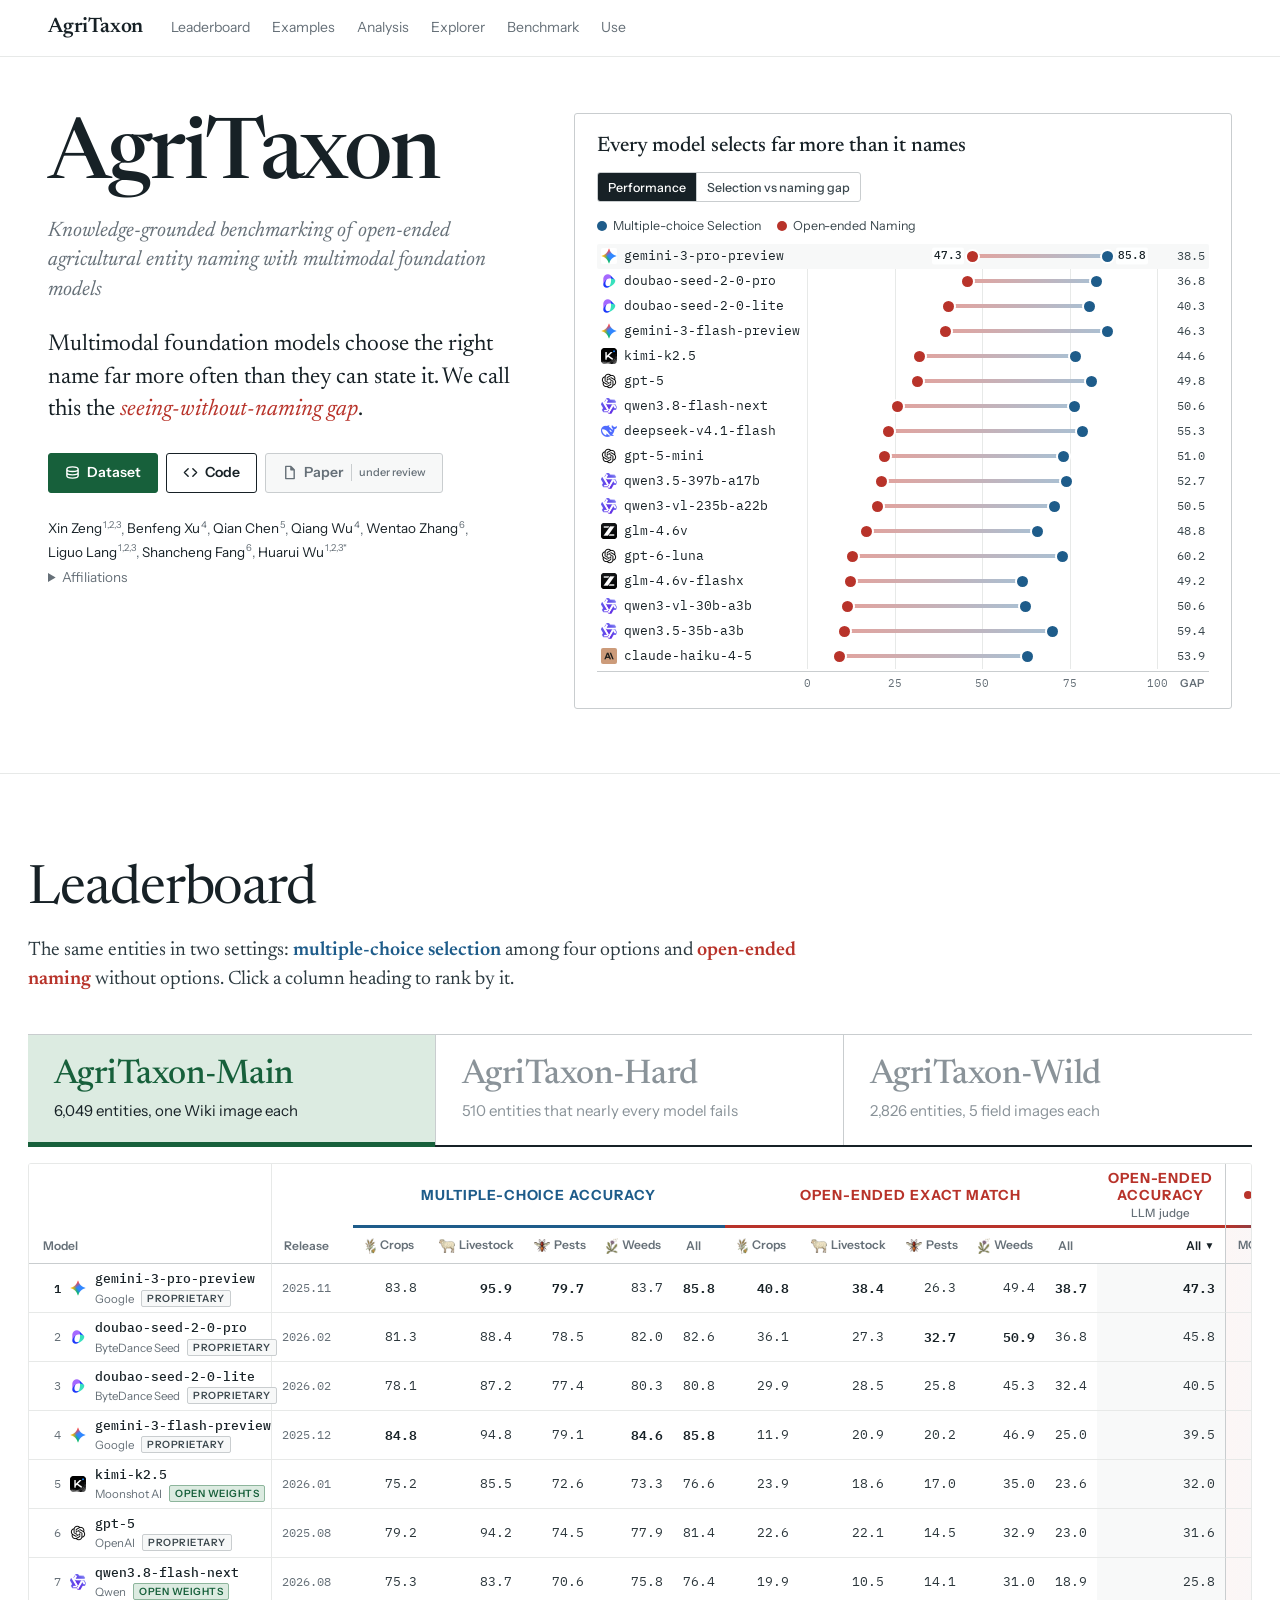
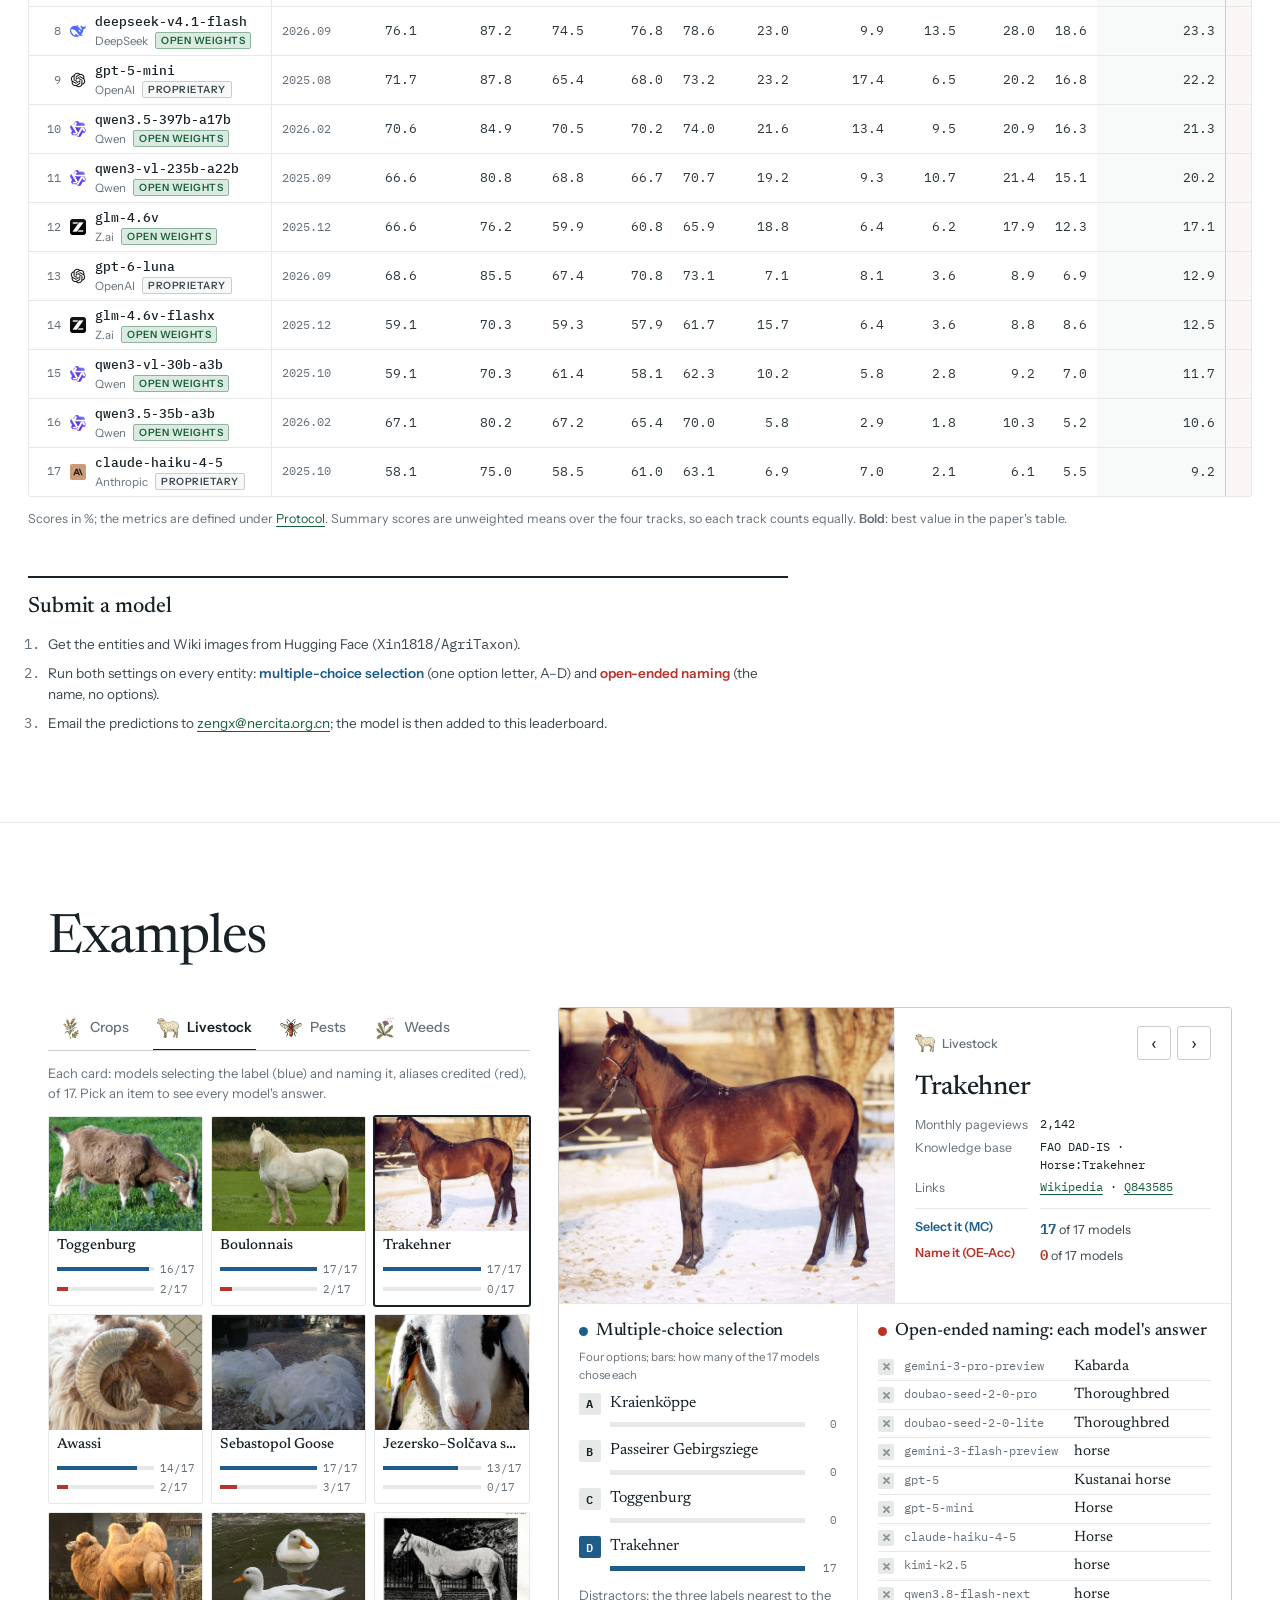
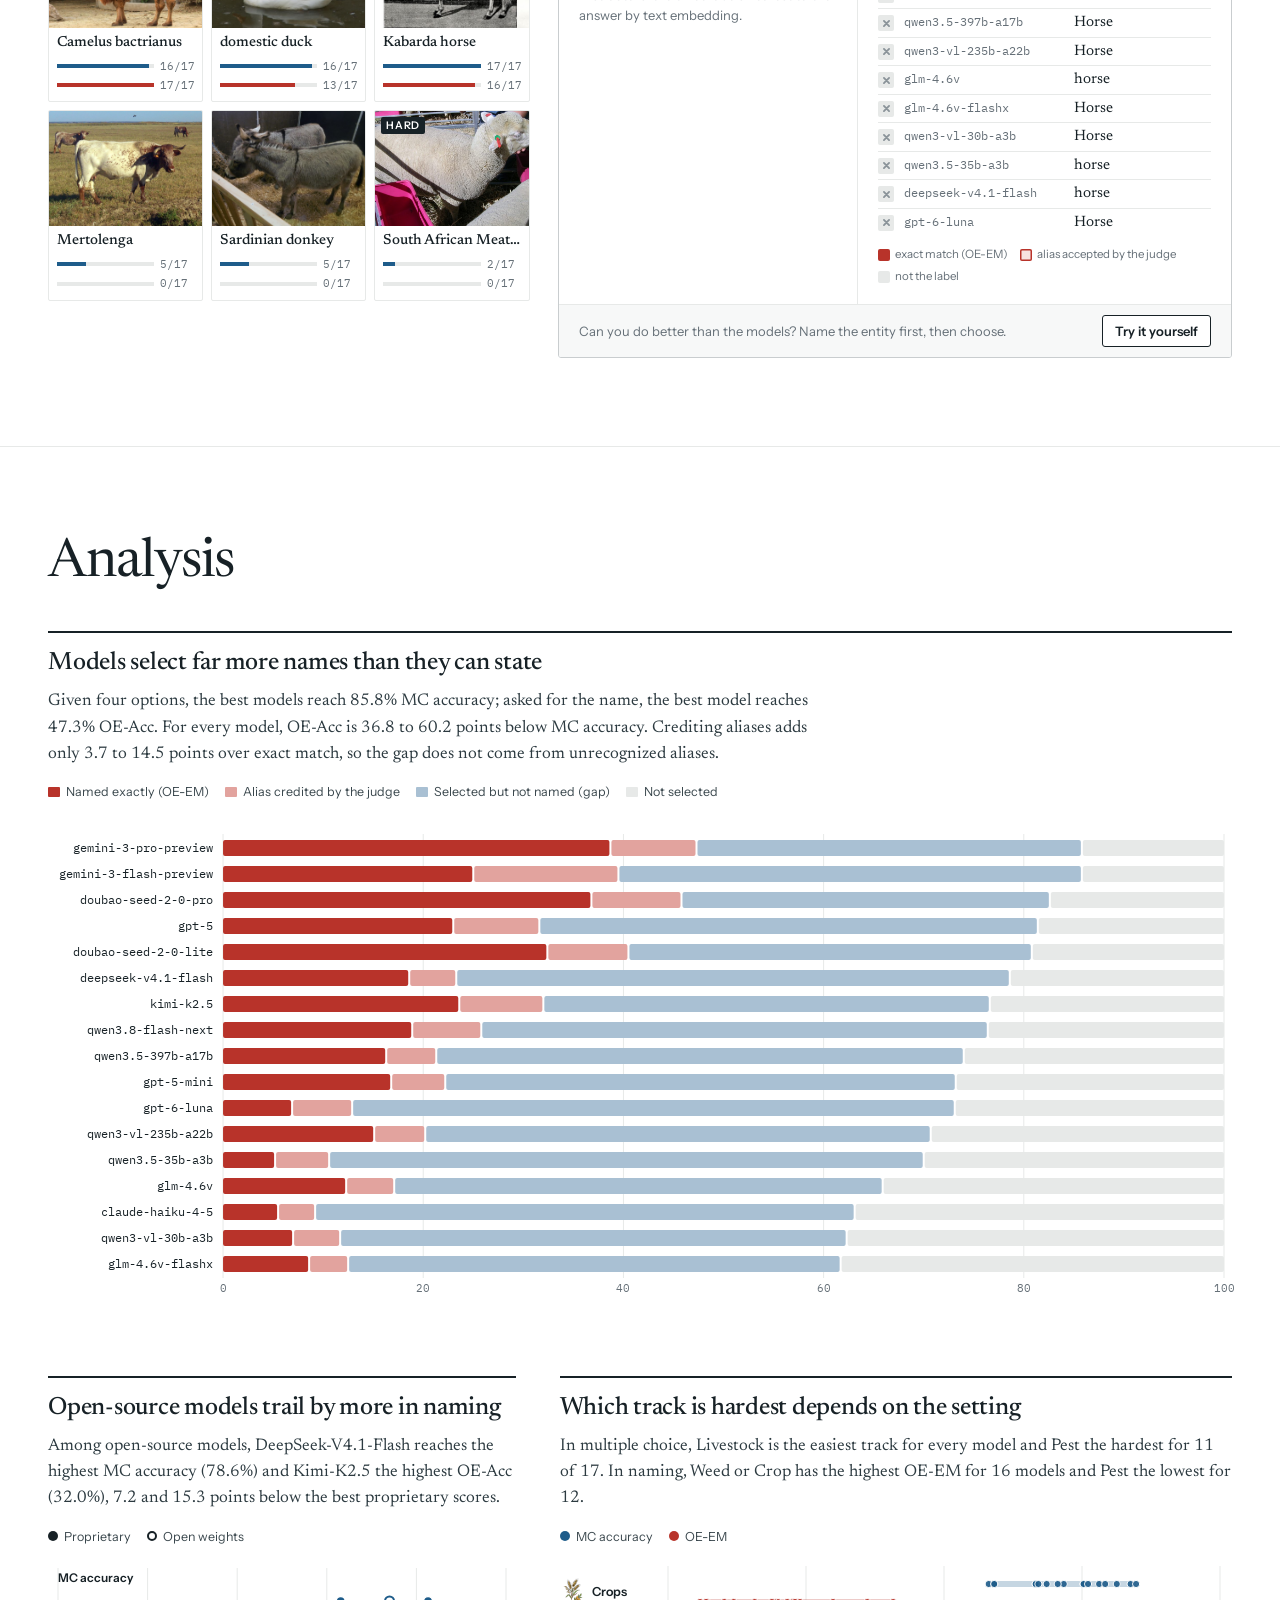
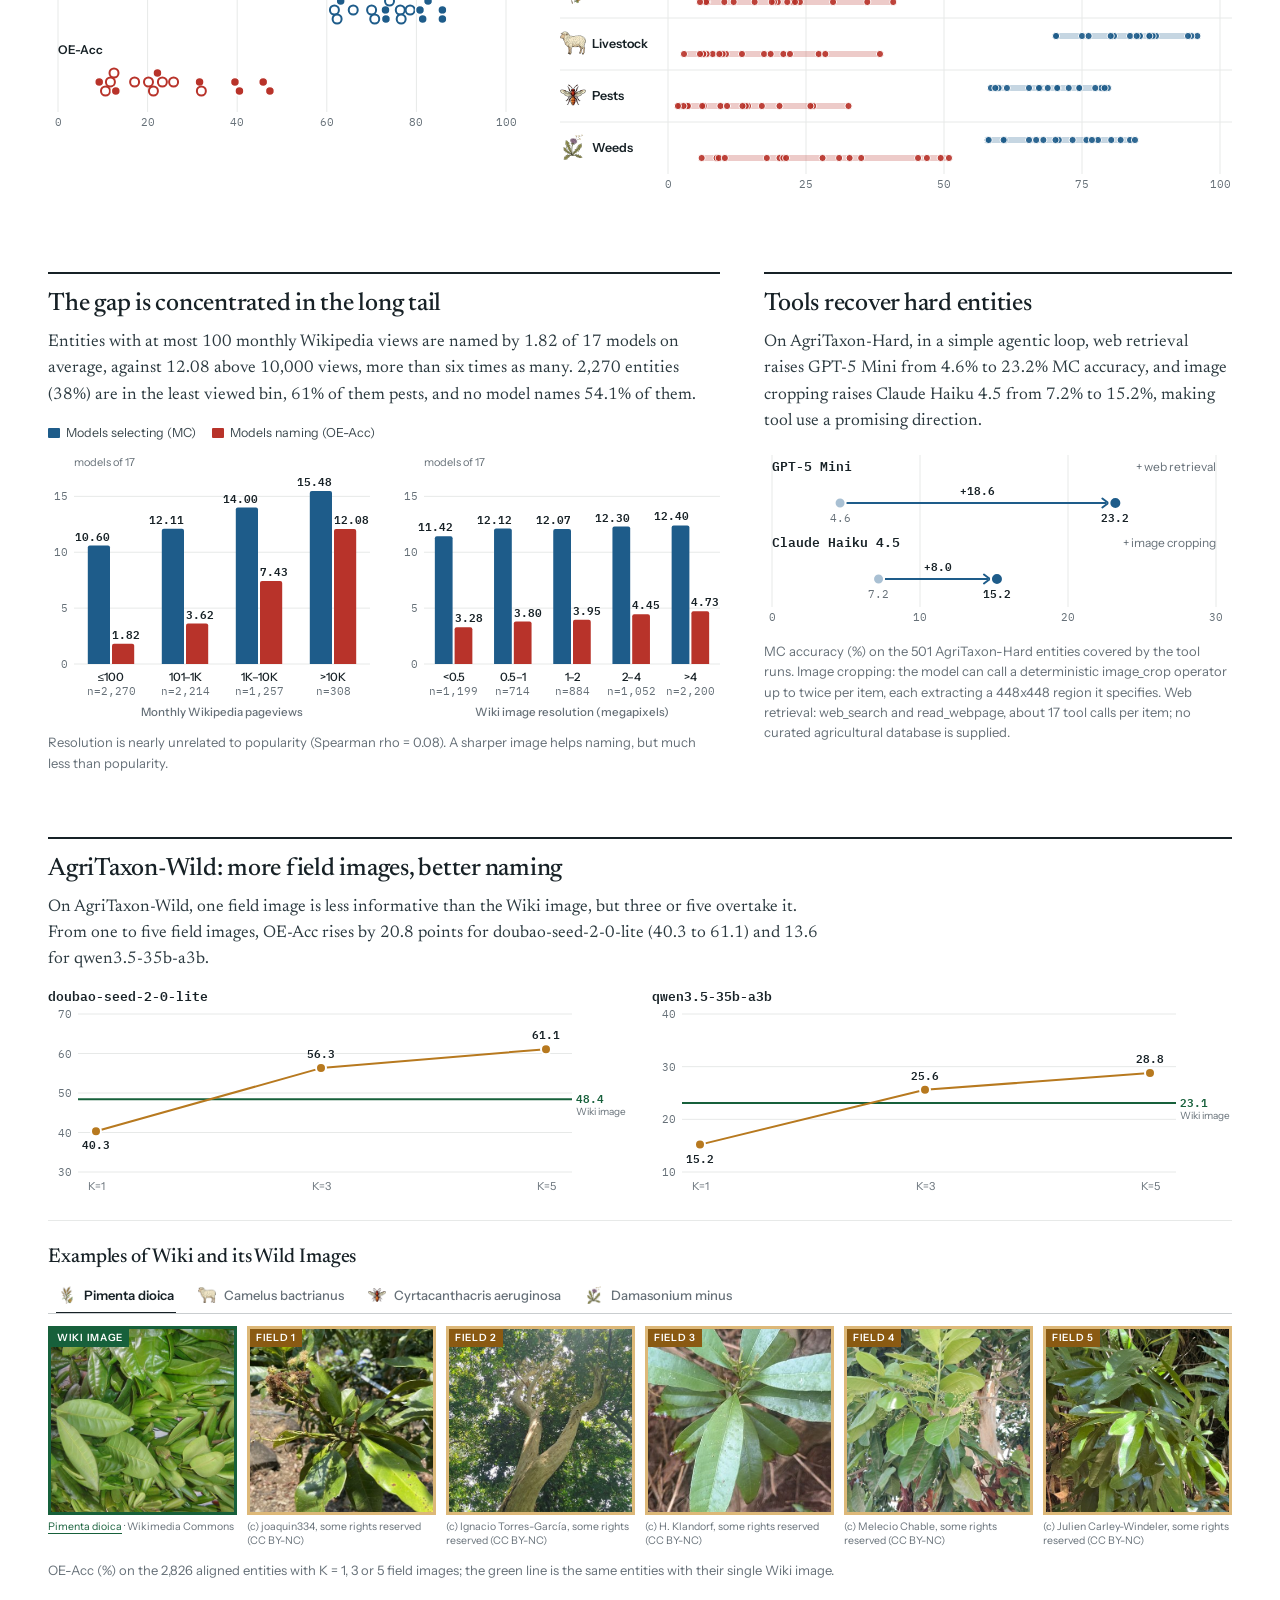
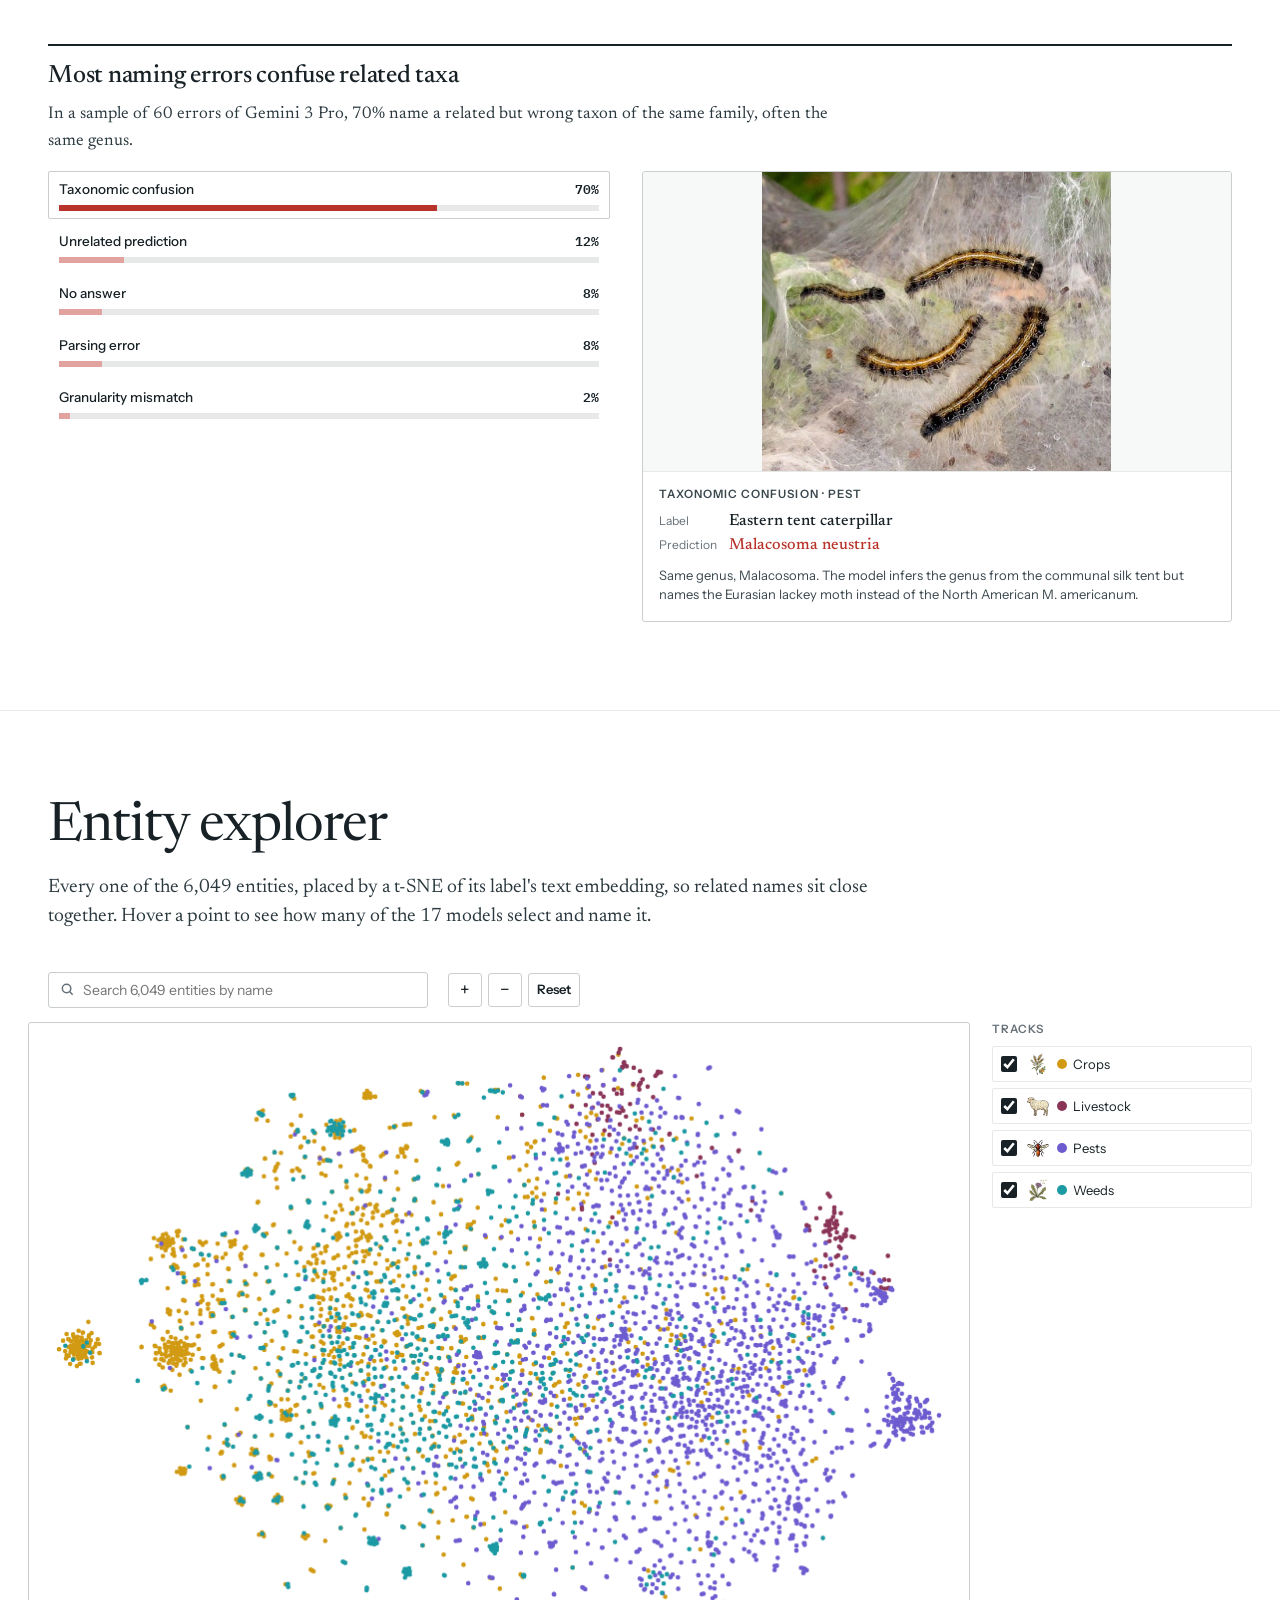
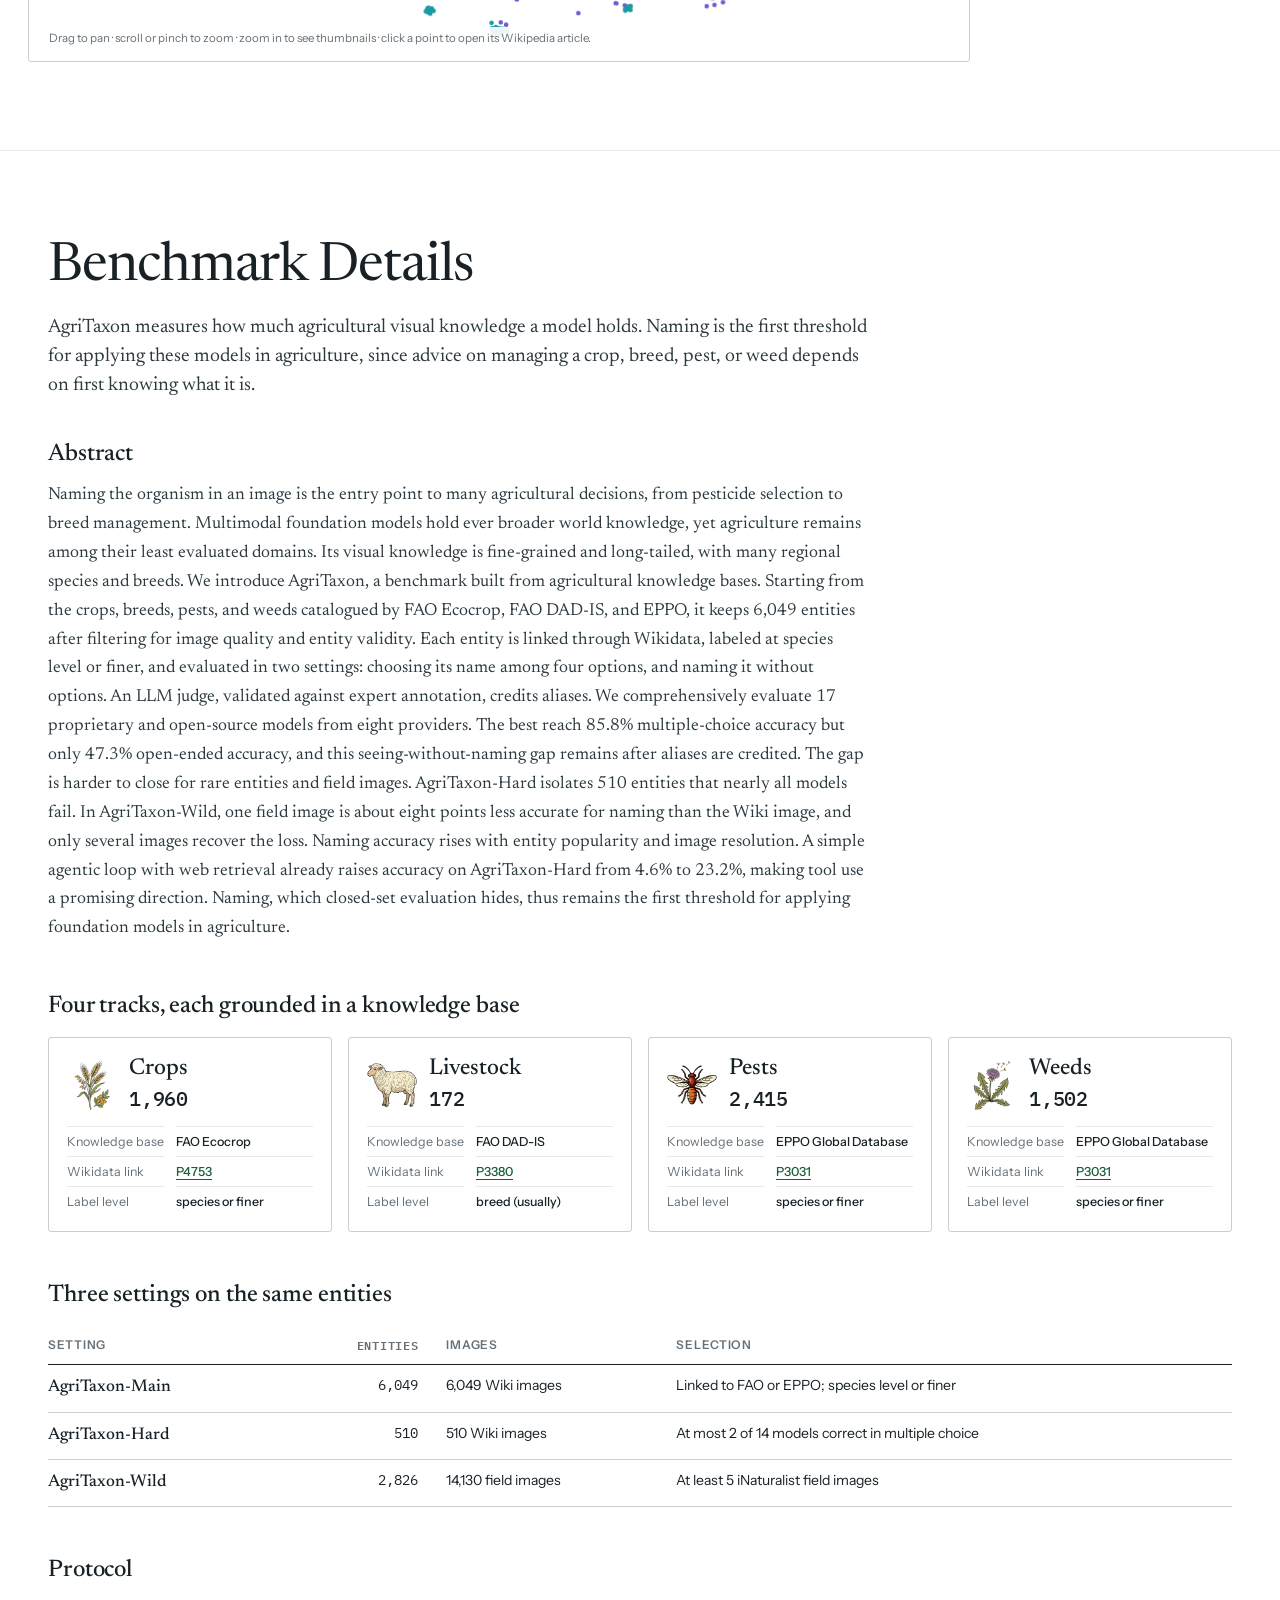
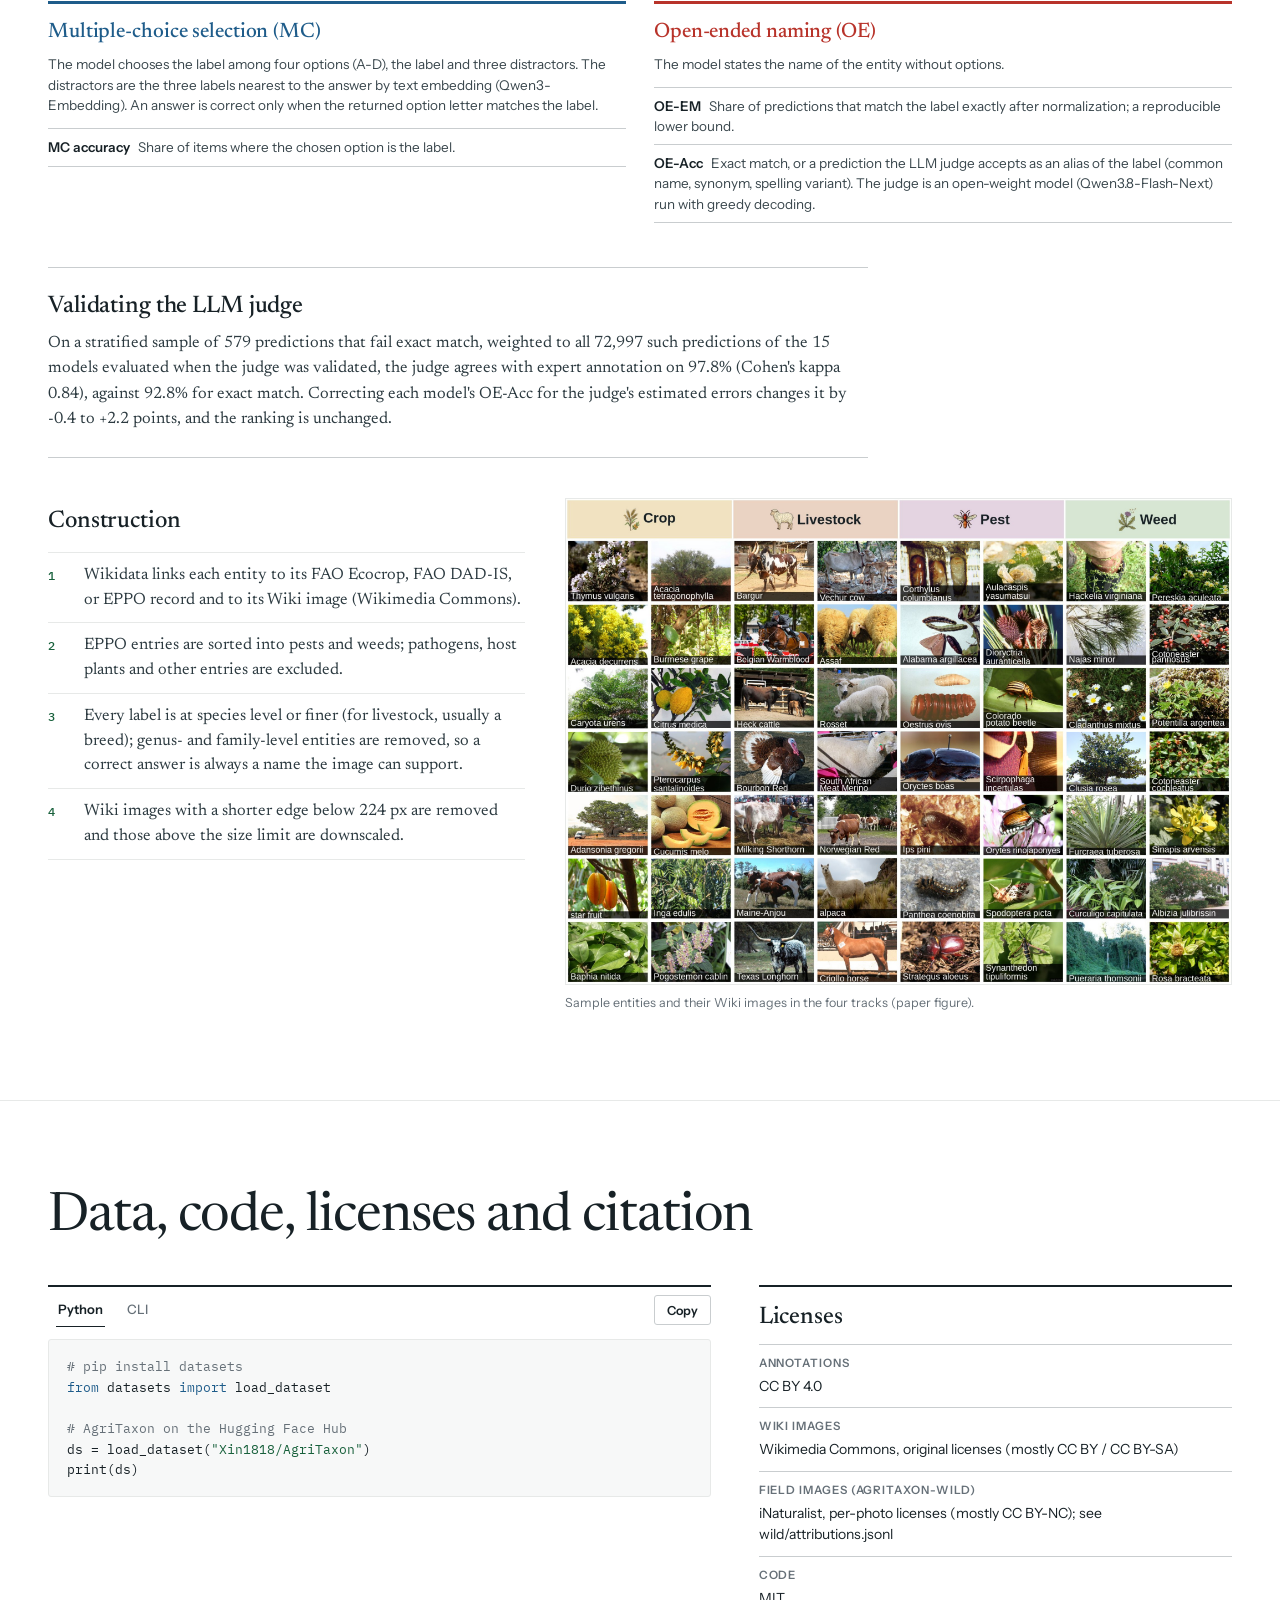
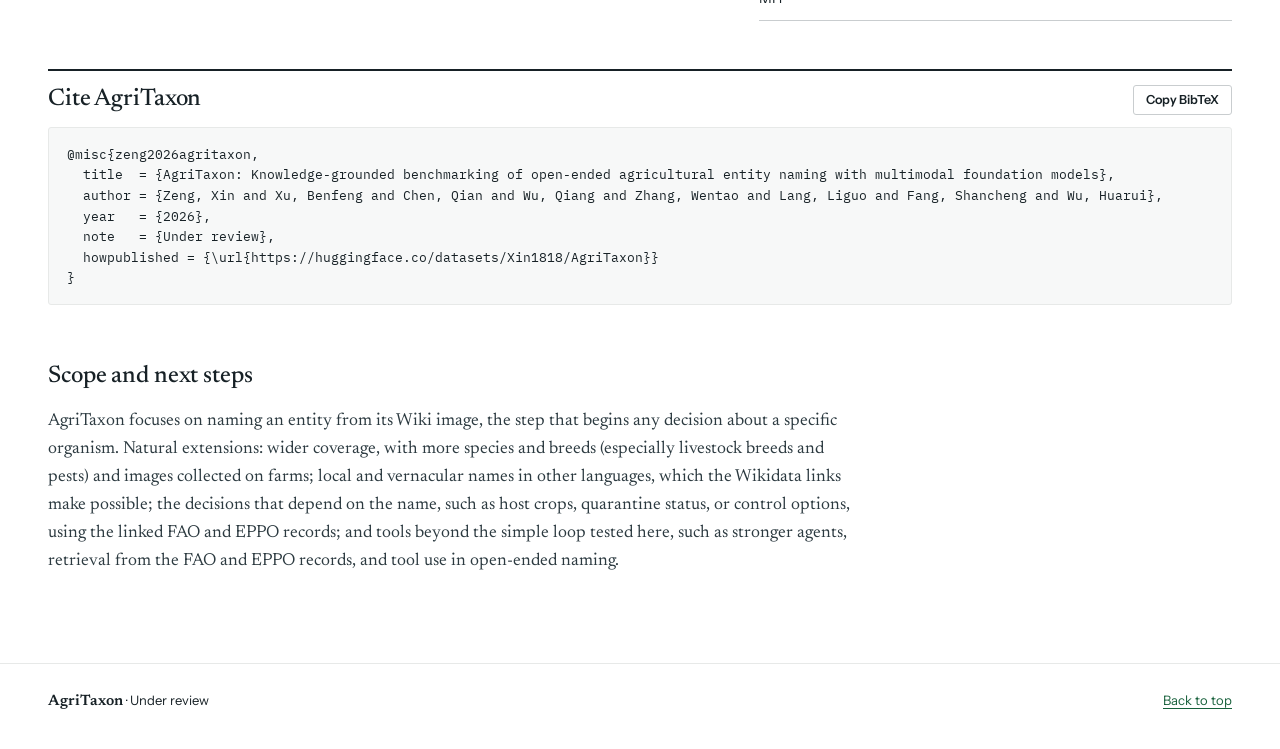
<file: docs/index.html>
<!doctype html>
<html lang="en">
<head>
<meta charset="utf-8">
<meta name="viewport" content="width=device-width, initial-scale=1">
<title>AgriTaxon · Leaderboard and benchmark</title>
<meta name="description" content="AgriTaxon is a knowledge-grounded benchmark of open-ended agricultural entity naming with multimodal foundation models: crops, livestock, pests and weeds, scored by multiple-choice selection and open-ended naming. Leaderboard, findings, and an explorer of every entity.">
<meta name="theme-color" content="#FFFFFF">
<meta property="og:type" content="website">
<meta property="og:title" content="AgriTaxon: open-ended agricultural entity naming with multimodal foundation models">
<meta property="og:description" content="Multimodal foundation models choose the right name far more often than they can state it. Leaderboard, findings and entity explorer of the AgriTaxon benchmark.">
<meta property="og:image" content="shared/img/figures/teaser.jpg">
<meta property="og:image:alt" content="Sample Wiki images of AgriTaxon entities in the four tracks: crops, livestock, pests and weeds.">
<meta name="twitter:card" content="summary_large_image">
<link rel="icon" href="assets/icons/icon_crop.webp" type="image/webp">
<link rel="preconnect" href="https://fonts.googleapis.com">
<link rel="preconnect" href="https://fonts.gstatic.com" crossorigin>
<link rel="stylesheet" href="https://fonts.googleapis.com/css2?family=Newsreader:ital,opsz,wght@0,6..72,300..600;1,6..72,300..600&family=Instrument+Sans:wght@400..600&family=IBM+Plex+Mono:wght@400;500;600&display=swap">
<link rel="stylesheet" href="style.css">
</head>
<body>
<a class="skip" href="#leaderboard">Skip to the leaderboard</a>

<header class="topbar" id="top">
  <div class="topbar-in">
    <a class="brand" href="#top" aria-label="AgriTaxon, back to top">
      <span class="brand-name">AgriTaxon</span>
    </a>
    <nav class="secnav" aria-label="Sections">
      <a href="#leaderboard">Leaderboard</a>
      <a href="#examples">Examples</a>
      <a href="#findings">Analysis</a>
      <a href="#explorer">Explorer</a>
      <a href="#benchmark">Benchmark</a>
      <a href="#use">Use</a>
    </nav>
  </div>
</header>

<main>
<!-- ============ HERO ============ -->
<section class="hero" aria-labelledby="hero-title">
  <div class="wrap hero-grid">
    <div class="hero-copy">
      <h1 id="hero-title"><span data-bind="short_title"></span></h1>
      <p class="subtitle" data-bind="subtitle"></p>
      <p class="thesis" id="thesis"></p>
      <div class="cta-row" role="group" aria-label="Links">
        <a class="btn btn-primary" data-link="dataset" href="#" target="_blank" rel="noopener"><svg aria-hidden="true" viewBox="0 0 16 16"><path d="M2 4.5C2 3.1 4.7 2 8 2s6 1.1 6 2.5v7C14 12.9 11.3 14 8 14s-6-1.1-6-2.5v-7Z M2 4.5C2 5.9 4.7 7 8 7s6-1.1 6-2.5 M2 8c0 1.4 2.7 2.5 6 2.5S14 9.4 14 8"/></svg>Dataset</a>
        <a class="btn" data-link="code" href="#" target="_blank" rel="noopener"><svg aria-hidden="true" viewBox="0 0 16 16"><path d="M5.5 4 1.5 8l4 4M10.5 4l4 4-4 4"/></svg>Code</a>
        <span class="btn btn-disabled" id="paper-btn" aria-disabled="true" title="The paper is under review; the PDF link will be added here."><svg aria-hidden="true" viewBox="0 0 16 16"><path d="M4 1.5h5.5L13 5v9.5H4z M9.5 1.5V5H13"/></svg>Paper<span class="btn-note">under review</span></span>
      </div>
      <div class="authors" id="authors"></div>
      <noscript><p class="noscript">The leaderboard, charts and explorer on this page are drawn from the released data files with JavaScript. Please enable JavaScript, or see the dataset on Hugging Face.</p></noscript>
    </div>

    <figure class="card hero-chart" aria-labelledby="db-title">
      <div class="card-head">
        <h2 class="card-title" id="db-title">Every model selects far more than it names</h2>
        <div class="seg seg-sm" role="radiogroup" aria-label="Order models by" id="db-sort">
          <button type="button" role="radio" data-sort="oe_acc" aria-checked="true">Performance</button>
          <button type="button" role="radio" data-sort="gap" aria-checked="false">Selection vs naming gap</button>
        </div>
      </div>
      <div class="legend" aria-hidden="true">
        <span class="lg"><i class="dot dot-mc"></i>Multiple-choice Selection</span>
        <span class="lg"><i class="dot dot-oe"></i>Open-ended Naming</span>
      </div>
      <div class="db" id="db"></div>
    </figure>
  </div>
</section>

<!-- ============ LEADERBOARD ============ -->
<section class="sec" id="leaderboard" aria-labelledby="lb-title">
  <div class="wrap lbwrap">
    <div class="sec-head">
      <h2 id="lb-title">Leaderboard</h2>
      <p class="sec-lede">The same entities in two settings: <b class="t-mc">multiple-choice selection</b> among four options and <b class="t-oe">open-ended naming</b> without options. Click a column heading to rank by it.</p>
    </div>

    <div class="lb-toolbar">
      <div class="settabs" role="tablist" aria-label="Setting" id="lb-tabs">
        <button type="button" role="tab" id="tab-main" aria-controls="lb-panel" aria-selected="true" data-setting="main"><span class="st-name">AgriTaxon-Main</span><span class="st-desc" data-desc="main"></span></button>
        <button type="button" role="tab" id="tab-hard" aria-controls="lb-panel" aria-selected="false" tabindex="-1" data-setting="hard"><span class="st-name">AgriTaxon-Hard</span><span class="st-desc" data-desc="hard"></span></button>
        <button type="button" role="tab" id="tab-wild" aria-controls="lb-panel" aria-selected="false" tabindex="-1" data-setting="wild"><span class="st-name">AgriTaxon-Wild</span><span class="st-desc" data-desc="wild"></span></button>
      </div>
    </div>

    <div class="lb-panel" id="lb-panel" role="tabpanel" aria-labelledby="tab-main" tabindex="0">
      <p class="lb-context" id="lb-context"></p>
      <div class="table-scroll" id="lb-scroll">
        <table class="lb" id="lb-table"></table>
      </div>
      <div class="lb-notes" id="lb-notes"></div>
    </div>

    <div class="lb-below">
      <div class="card submit" id="submit">
        <h3>Submit a model</h3>
        <ol class="steps" id="submit-steps"></ol>
      </div>
    </div>
  </div>
</section>

<!-- ============ ITEMS ============ -->
<section class="sec sec-alt" id="examples" aria-labelledby="items-title">
  <div class="wrap">
    <div class="sec-head">
      <h2 id="items-title">Examples</h2>
    </div>
    <div class="insp" id="insp">
      <div class="insp-side">
        <div class="tabs tabs-icons" role="tablist" aria-label="Track" id="insp-tracks"></div>
        <p class="insp-hint muted small" id="insp-hint"></p>
        <ul class="insp-grid" id="insp-grid" aria-label="Items"></ul>
      </div>
      <div class="insp-main card" id="insp-main" aria-live="polite"></div>
    </div>
  </div>
</section>

<!-- ============ FINDINGS ============ -->
<section class="sec" id="findings" aria-labelledby="find-title">
  <div class="wrap">
    <div class="sec-head">
      <h2 id="find-title">Analysis</h2>
    </div>
    <div class="fgrid" id="fgrid"></div>
  </div>
</section>

<!-- ============ EXPLORER ============ -->
<section class="sec" id="explorer" aria-labelledby="ex-title">
  <div class="wrap">
    <div class="sec-head">
      <h2 id="ex-title">Entity explorer</h2>
      <p class="sec-lede" id="ex-lede"></p>
    </div>
  </div>
  <div class="ex" id="ex">
    <div class="ex-bar wrap">
      <div class="ex-search" role="search">
        <label for="ex-q" class="sr-only">Search entities by name</label>
        <input id="ex-q" type="search" placeholder="Search entities by name" autocomplete="off" spellcheck="false" role="combobox" aria-expanded="false" aria-controls="ex-sugg" aria-autocomplete="list" disabled>
        <ul id="ex-sugg" role="listbox" aria-label="Matching entities" hidden></ul>
      </div>
      <div class="ex-zoom" role="group" aria-label="Zoom">
        <button type="button" class="icon-btn" id="ex-zin" aria-label="Zoom in">+</button>
        <button type="button" class="icon-btn" id="ex-zout" aria-label="Zoom out">−</button>
        <button type="button" class="icon-btn icon-btn-txt" id="ex-reset">Reset</button>
      </div>
    </div>
    <div class="ex-stage wrap-wide">
      <div class="ex-canvas-wrap" id="ex-wrap">
        <canvas id="ex-canvas" tabindex="0" aria-label="Map of all AgriTaxon entities. Use arrow keys to pan, plus and minus to zoom, and the search box to find an entity." aria-describedby="ex-help"></canvas>
        <div class="ex-load" id="ex-load">
          <p id="ex-load-msg">The explorer loads every entity with a thumbnail when you reach it.</p>
          <button type="button" class="btn btn-primary" id="ex-load-btn">Load the explorer</button>
          <div class="ex-prog" aria-hidden="true"><i id="ex-prog-bar"></i></div>
        </div>
        <div class="ex-tip" id="ex-tip" hidden></div>
        <p class="ex-help" id="ex-help">Drag to pan · scroll or pinch to zoom · zoom in to see thumbnails · click a point to open its Wikipedia article.</p>
      </div>
      <aside class="ex-side" aria-label="Legend and filters">
        <div id="ex-legend"></div>
      </aside>
    </div>
  </div>
</section>

<!-- ============ BENCHMARK ============ -->
<section class="sec sec-alt" id="benchmark" aria-labelledby="bm-title">
  <div class="wrap">
    <div class="sec-head">
      <h2 id="bm-title">Benchmark Details</h2>
      <p class="sec-lede" id="bm-lede"></p>
    </div>
    <div class="abs">
      <h3>Abstract</h3>
      <p id="abstract"></p>
    </div>

    <h3 class="sub-h">Four tracks, each grounded in a knowledge base</h3>
    <div class="tracks" id="tracks"></div>

    <h3 class="sub-h">Three settings on the same entities</h3>
    <div class="settings" id="settings"></div>

    <h3 class="sub-h" id="protocol">Protocol</h3>
    <div class="proto" id="proto"></div>

    <div class="judge" id="judge">
      <h3>Validating the LLM judge</h3>
      <p id="judge-text"></p>
    </div>

    <div class="build-grid">
      <div>
        <h3 class="sub-h">Construction</h3>
        <ol class="construct" id="construct"></ol>
      </div>
      <figure class="teaser">
        <img data-src="shared/img/figures/teaser.jpg" alt="Grid of sample Wiki images from AgriTaxon, eight per track: crops, livestock, pests and weeds, each labelled with its entity name." loading="lazy" decoding="async" width="2400" height="1749">
        <figcaption>Sample entities and their Wiki images in the four tracks (paper figure).</figcaption>
      </figure>
    </div>
  </div>
</section>

<!-- ============ USE ============ -->
<section class="sec" id="use" aria-labelledby="use-title">
  <div class="wrap">
    <div class="sec-head">
      <h2 id="use-title">Data, code, licenses and citation</h2>
    </div>
    <div class="use-grid">
      <div class="card code-card">
        <div class="code-head">
          <div class="tabs tabs-sm" role="tablist" aria-label="Loading snippet" id="code-tabs">
            <button type="button" role="tab" aria-selected="true" aria-controls="code-pre" data-code="py" id="code-tab-py">Python</button>
            <button type="button" role="tab" aria-selected="false" aria-controls="code-pre" data-code="cli" tabindex="-1" id="code-tab-cli">CLI</button>
          </div>
          <button type="button" class="copy" data-copy="code-pre">Copy</button>
        </div>
        <pre id="code-pre" role="tabpanel" aria-labelledby="code-tab-py" tabindex="0"><code id="code-body"></code></pre>
      </div>
      <div class="card lic">
        <h3>Licenses</h3>
        <dl id="licenses"></dl>
      </div>
    </div>

    <div class="cite card" id="cite">
      <div class="code-head">
        <h3>Cite AgriTaxon</h3>
        <button type="button" class="copy" data-copy="bibtex">Copy BibTeX</button>
      </div>
      <pre id="bibtex" tabindex="0"></pre>
    </div>

    <div class="scope">
      <h3 class="sub-h">Scope and next steps</h3>
      <p id="limitations"></p>
    </div>
  </div>
</section>
</main>

<footer class="foot">
  <div class="wrap foot-in">
    <span><b>AgriTaxon</b> · <span data-bind="status"></span></span>
    <a href="#top">Back to top</a>
  </div>
</footer>

<div class="tip" id="tip" role="tooltip" hidden></div>

<script src="app.js" defer></script>
<script src="explorer.js" defer></script>
</body>
</html>
</file>
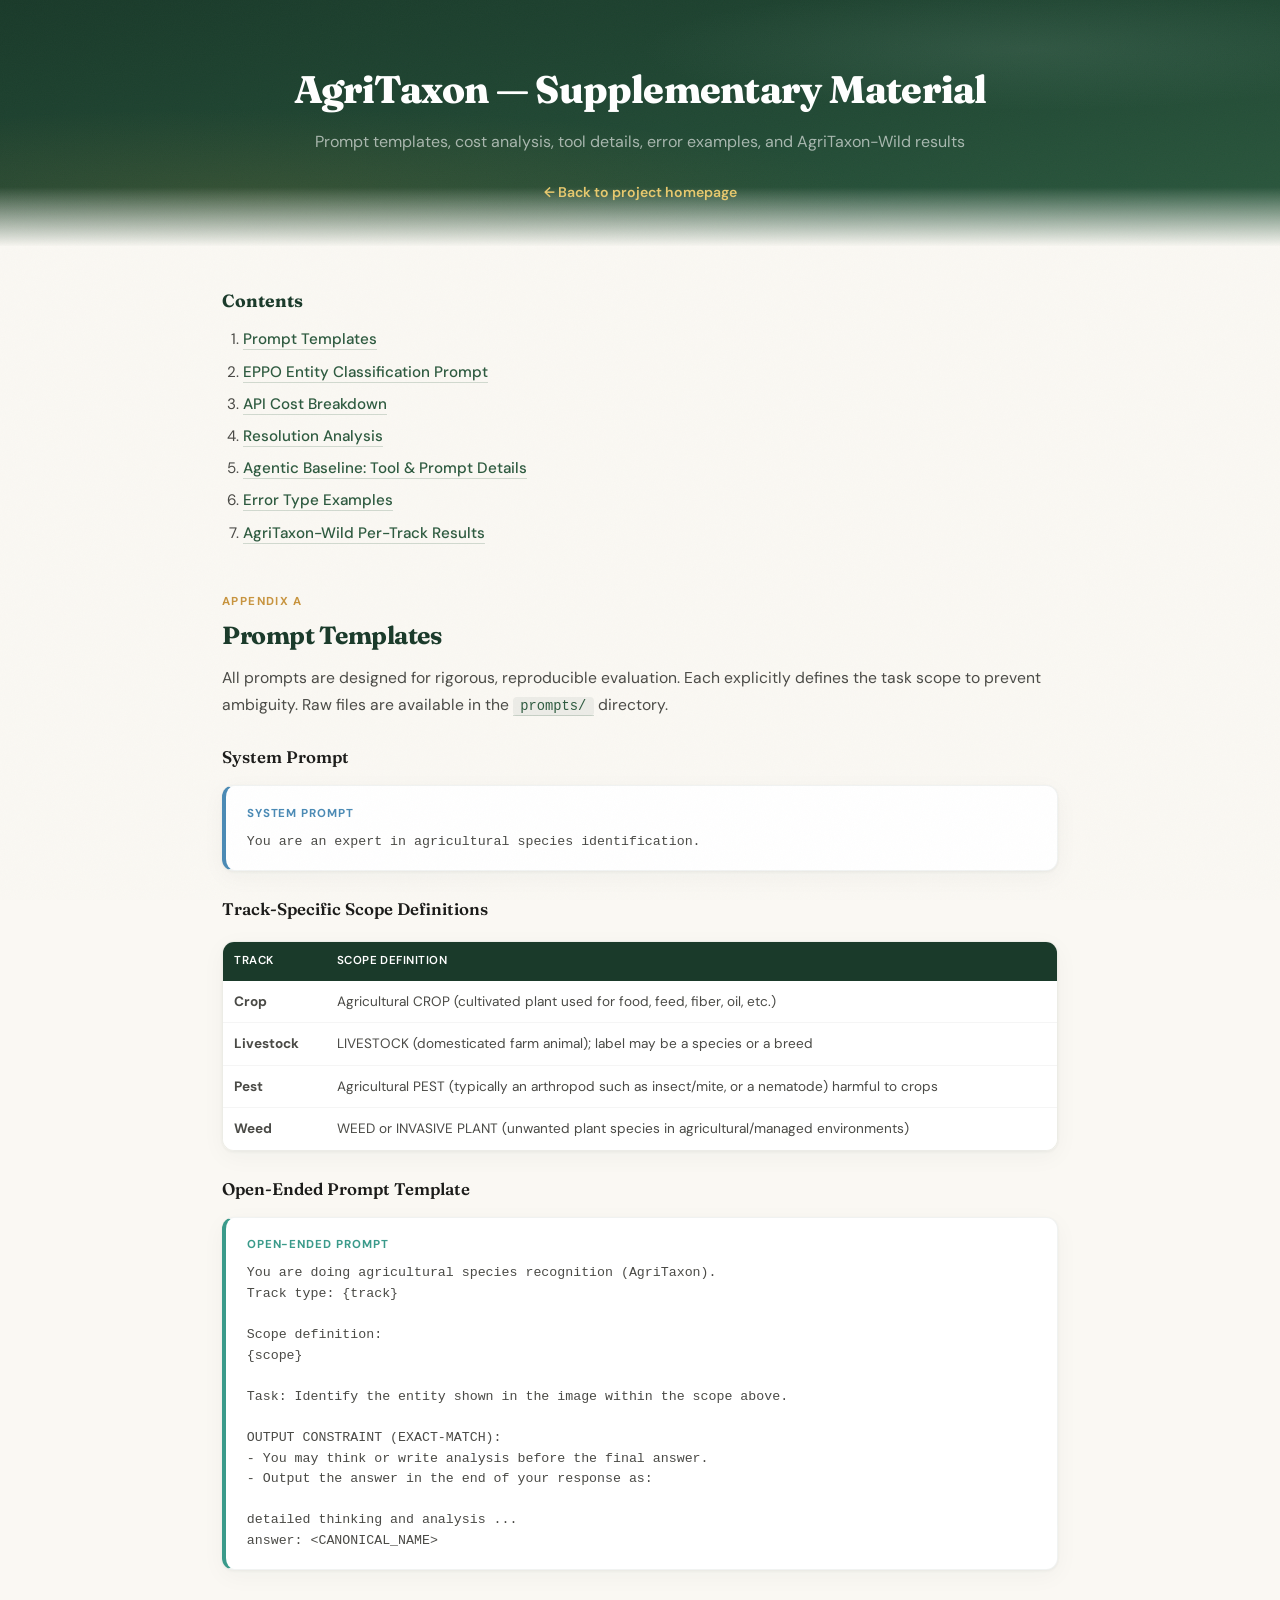
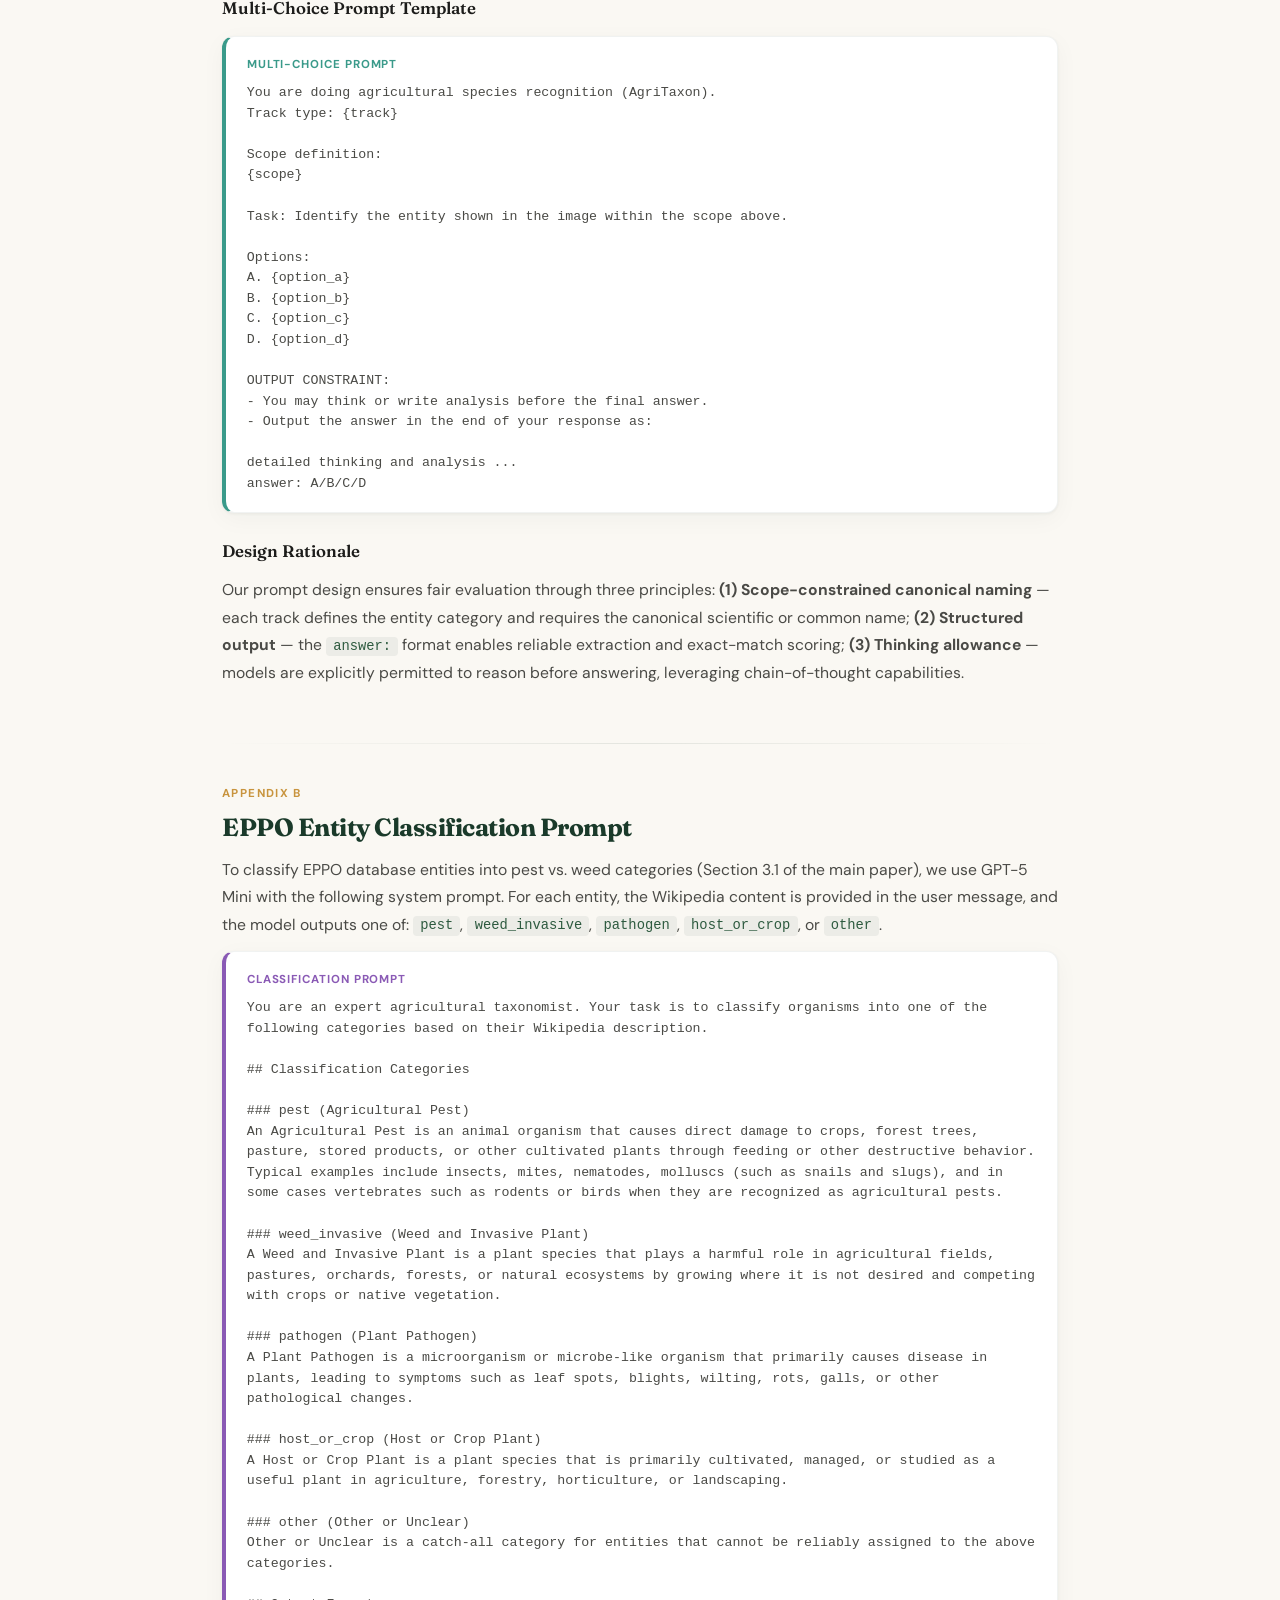
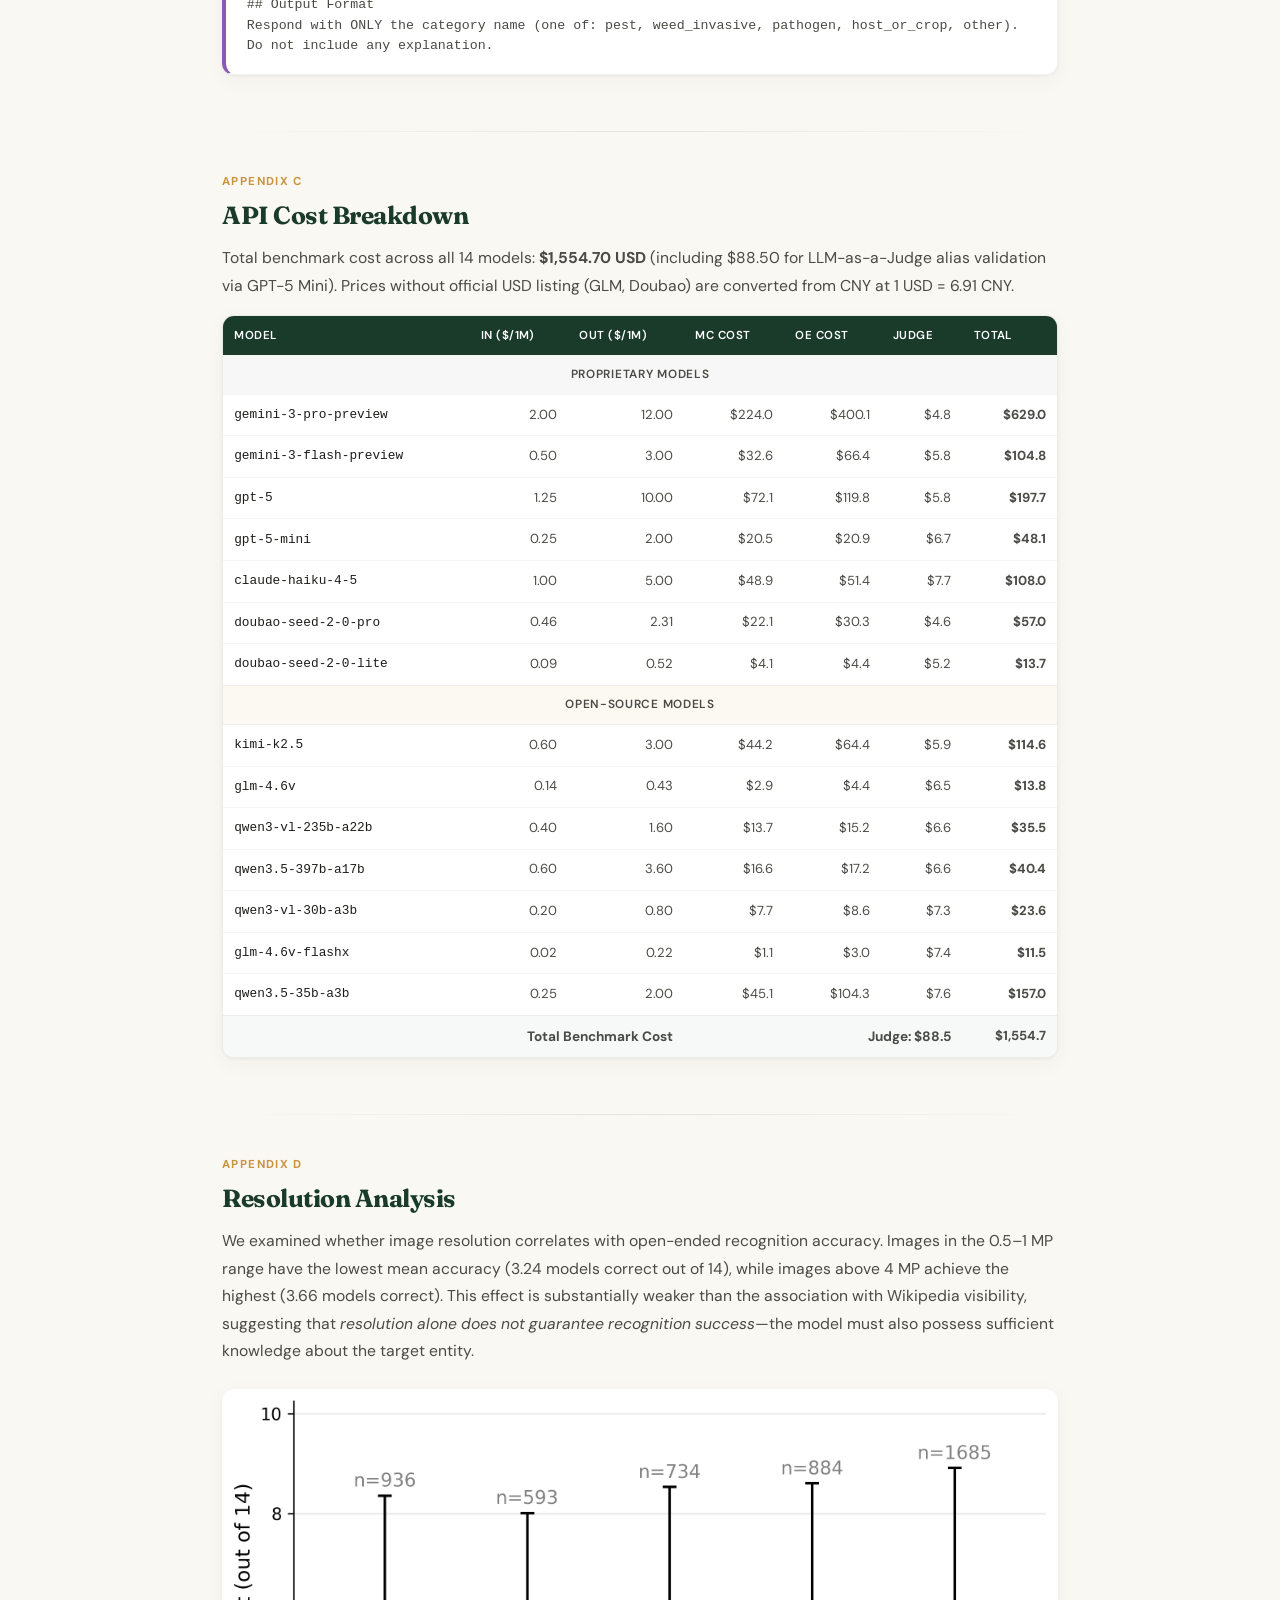
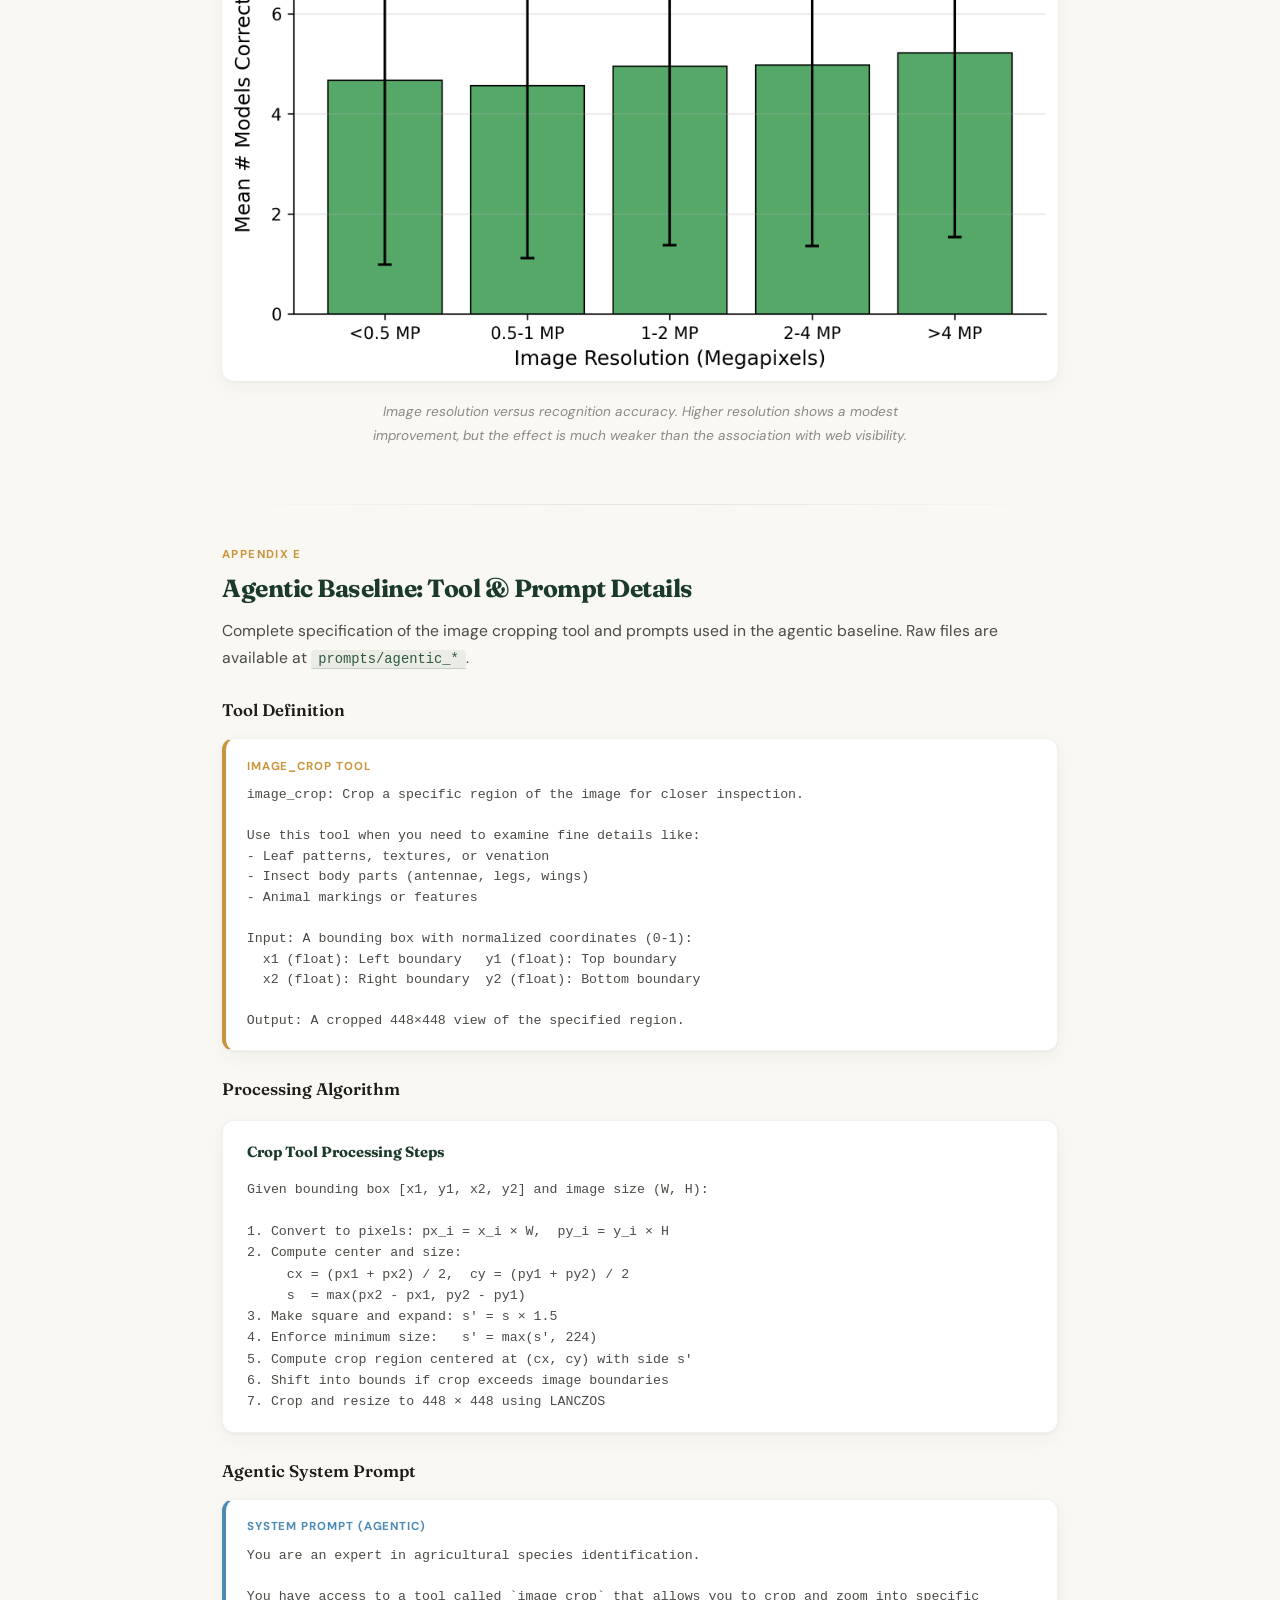
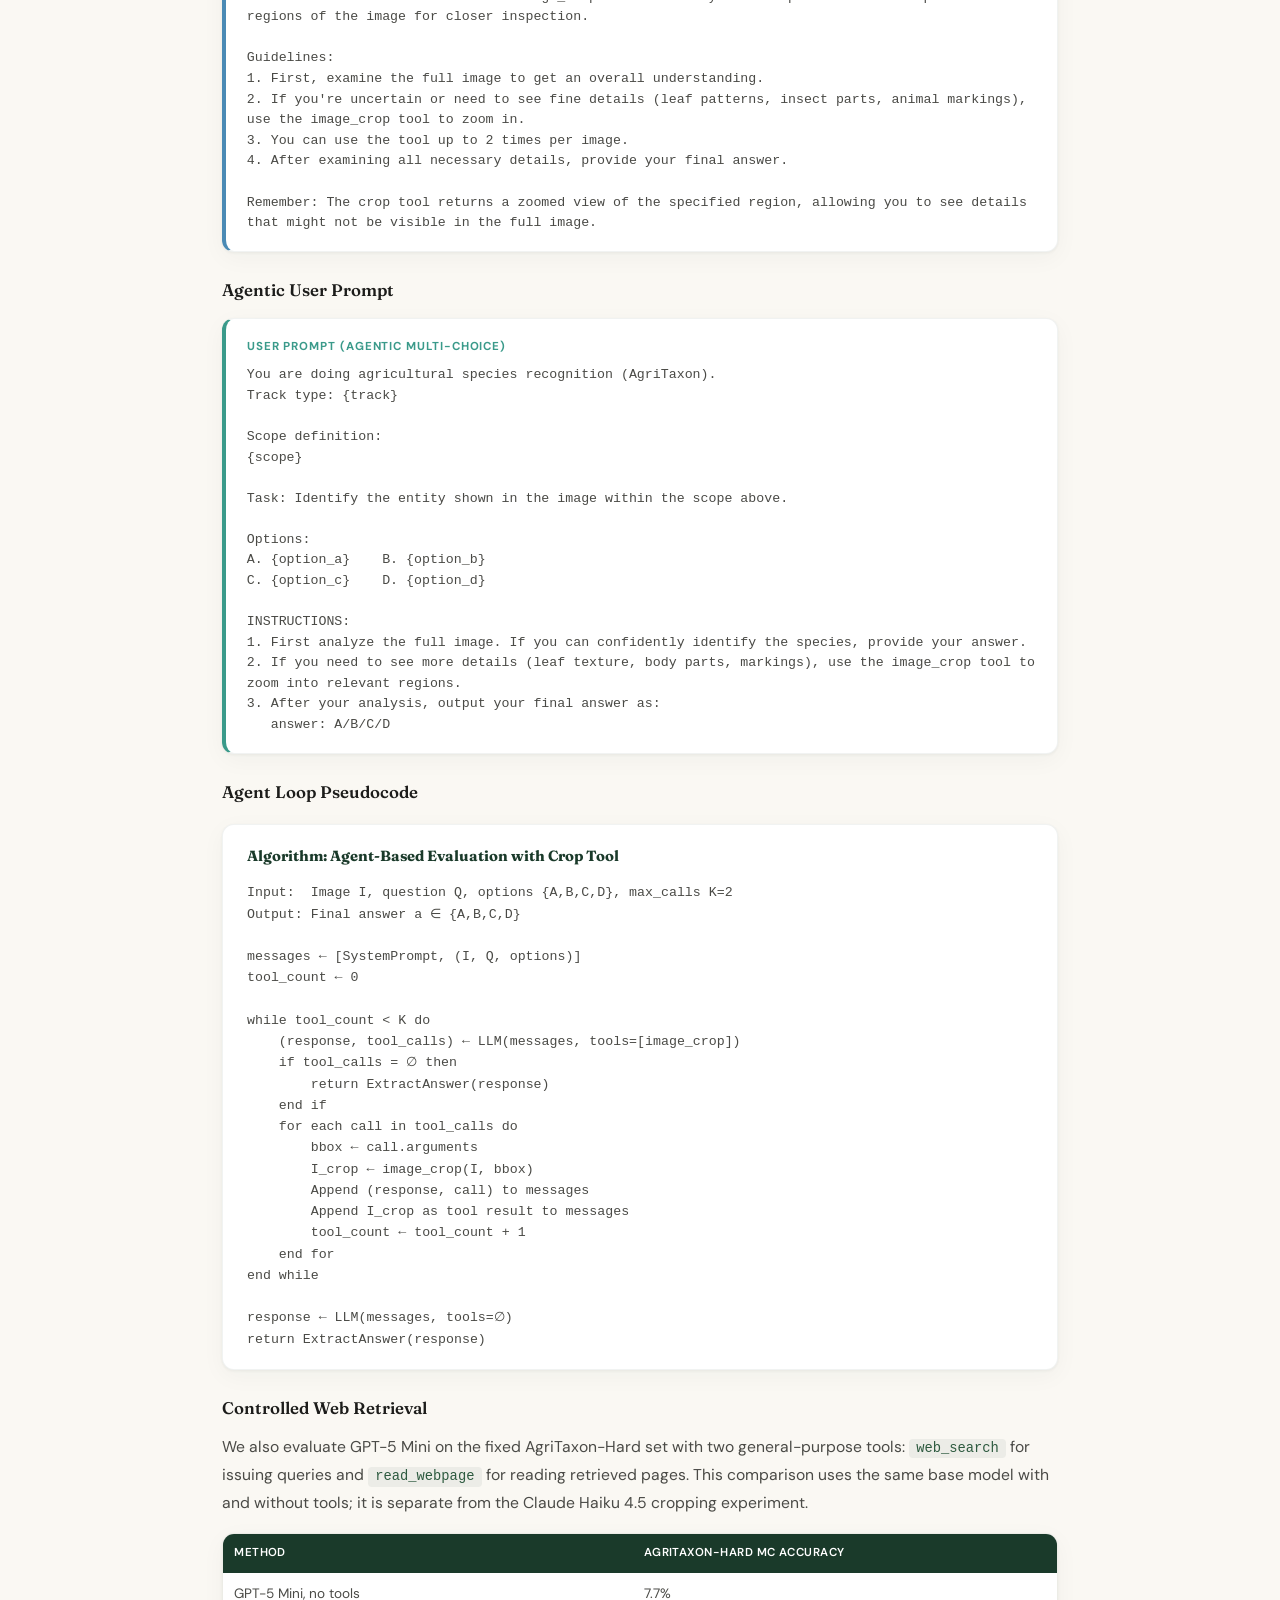
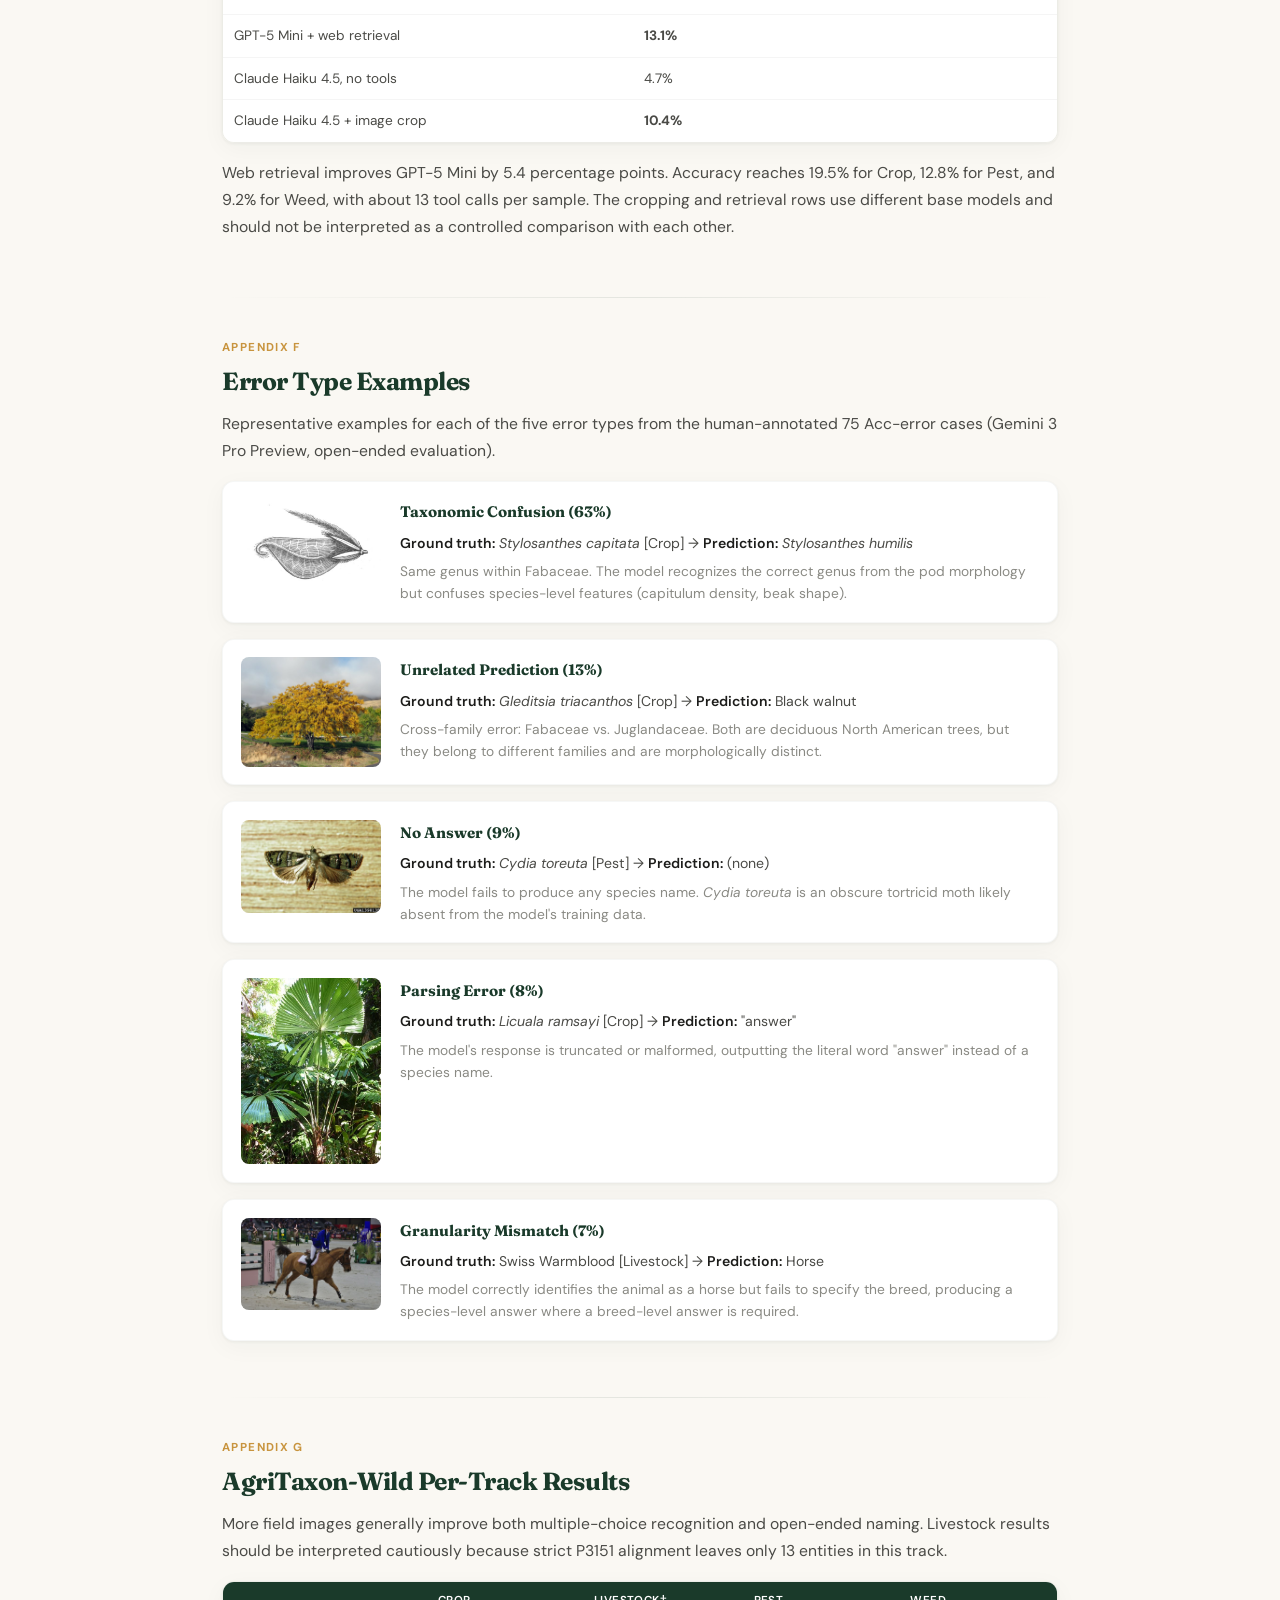
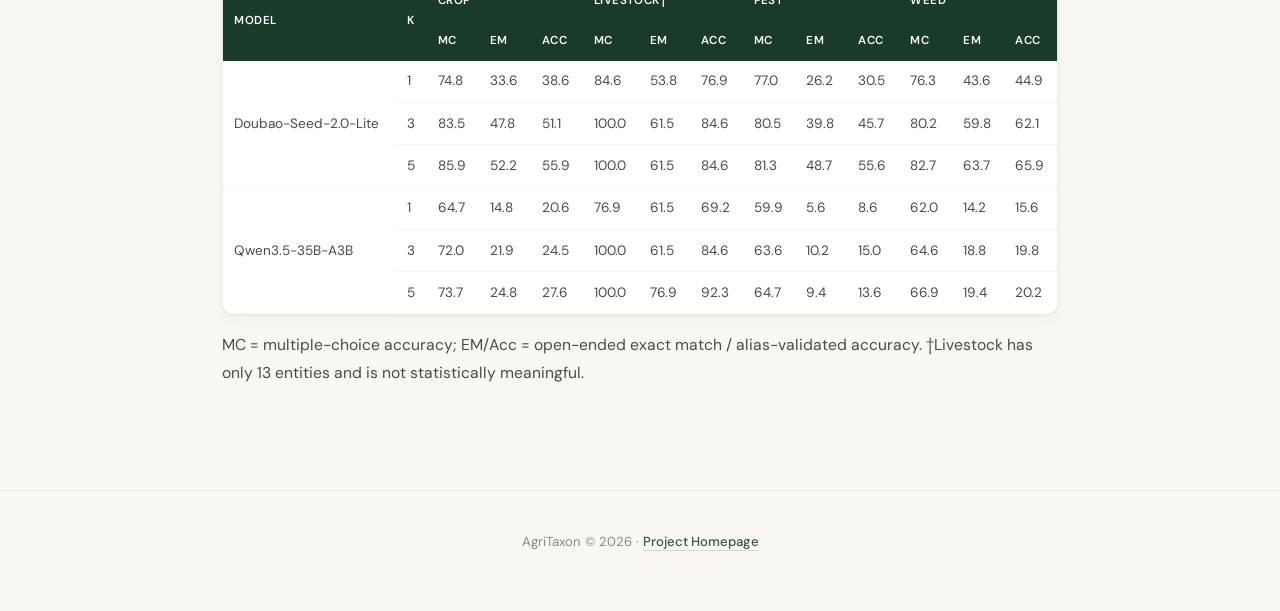
<file: docs/supplementary.html>
<!DOCTYPE html>
<html lang="en">
<head>
  <meta charset="UTF-8">
  <meta name="viewport" content="width=device-width, initial-scale=1.0">
  <title>AgriTaxon – Supplementary Material</title>
  <link rel="preconnect" href="https://fonts.googleapis.com">
  <link rel="preconnect" href="https://fonts.gstatic.com" crossorigin>
  <link href="https://fonts.googleapis.com/css2?family=Fraunces:ital,opsz,wght@0,9..144,300;0,9..144,400;0,9..144,600;0,9..144,700;0,9..144,800;1,9..144,400&family=DM+Sans:ital,wght@0,400;0,500;0,600;0,700;1,400&display=swap" rel="stylesheet">
  <style>
    :root {
      --forest: #1a3a2a;
      --forest-mid: #2d5a3f;
      --sage: #5a7a6a;
      --sage-light: #8aaa9a;
      --amber: #c8943e;
      --amber-light: #e8c96e;
      --cream: #faf8f3;
      --cream-dark: #f0ede4;
      --text: #1c1c1a;
      --text-secondary: #4a4a46;
      --text-muted: #8a8a84;
      --card-bg: #ffffff;
      --card-shadow: 0 1px 3px rgba(26,58,42,0.06), 0 6px 24px rgba(26,58,42,0.04);
      --card-shadow-hover: 0 4px 12px rgba(26,58,42,0.1), 0 12px 36px rgba(26,58,42,0.06);
      --radius: 0.75rem;
      --radius-lg: 1.25rem;
    }

    * { margin: 0; padding: 0; box-sizing: border-box; }
    html { scroll-behavior: smooth; }

    body {
      font-family: 'DM Sans', -apple-system, BlinkMacSystemFont, "Segoe UI", Helvetica, Arial, sans-serif;
      color: var(--text);
      background: var(--cream);
      line-height: 1.75;
      -webkit-font-smoothing: antialiased;
      -moz-osx-font-smoothing: grayscale;
    }

    body::before {
      content: '';
      position: fixed;
      inset: 0;
      pointer-events: none;
      z-index: 9999;
      opacity: 0.025;
      background-image: url("data:image/svg+xml,%3Csvg viewBox='0 0 256 256' xmlns='http://www.w3.org/2000/svg'%3E%3Cfilter id='noise'%3E%3CfeTurbulence type='fractalNoise' baseFrequency='0.9' numOctaves='4' stitchTiles='stitch'/%3E%3C/filter%3E%3Crect width='100%25' height='100%25' filter='url(%23noise)'/%3E%3C/svg%3E");
      background-repeat: repeat;
      background-size: 256px 256px;
    }

    .reveal {
      opacity: 0;
      transform: translateY(24px);
      transition: opacity 0.7s cubic-bezier(0.22, 1, 0.36, 1), transform 0.7s cubic-bezier(0.22, 1, 0.36, 1);
    }
    .reveal.visible {
      opacity: 1;
      transform: translateY(0);
    }

    /* ── Header ── */
    .header {
      position: relative;
      background: linear-gradient(170deg, var(--forest) 0%, #224a35 55%, var(--forest-mid) 100%);
      color: #fff;
      padding: 3.5rem 2rem 2.5rem;
      text-align: center;
      overflow: hidden;
    }
    .header::before {
      content: '';
      position: absolute;
      inset: 0;
      background:
        radial-gradient(ellipse 80% 60% at 20% 80%, rgba(200,148,62,0.12) 0%, transparent 60%),
        radial-gradient(ellipse 60% 50% at 80% 20%, rgba(138,170,154,0.15) 0%, transparent 50%);
      pointer-events: none;
    }
    .header::after {
      content: '';
      position: absolute;
      bottom: -1px;
      left: 0;
      right: 0;
      height: 60px;
      background: linear-gradient(to top, var(--cream), transparent);
      pointer-events: none;
    }
    .header-inner {
      position: relative;
      z-index: 1;
    }
    .header h1 {
      font-family: 'Fraunces', Georgia, serif;
      font-size: clamp(1.8rem, 4vw, 2.4rem);
      font-weight: 800;
      letter-spacing: -0.02em;
      margin-bottom: 0.3rem;
      animation: fadeDown 0.8s cubic-bezier(0.22,1,0.36,1) both;
    }
    .header p {
      color: rgba(255,255,255,0.6);
      font-size: 1rem;
      animation: fadeDown 0.8s 0.1s cubic-bezier(0.22,1,0.36,1) both;
    }
    .header .back {
      display: inline-flex;
      align-items: center;
      gap: 0.35rem;
      margin-top: 1rem;
      font-size: 0.88rem;
      color: var(--amber-light);
      text-decoration: none;
      border: none;
      font-weight: 600;
      transition: color 0.2s;
      animation: fadeDown 0.8s 0.2s cubic-bezier(0.22,1,0.36,1) both;
    }
    .header .back:hover { color: #fff; }

    /* ── TOC ── */
    .toc {
      max-width: 900px;
      margin: 2.5rem auto 0;
      padding: 0 2rem;
    }
    .toc-title {
      font-family: 'Fraunces', serif;
      font-size: 1.1rem;
      font-weight: 700;
      color: var(--forest);
      margin-bottom: 0.6rem;
    }
    .toc ol {
      padding-left: 1.3rem;
      counter-reset: toc-counter;
    }
    .toc li {
      margin-bottom: 0.35rem;
      font-size: 0.95rem;
      color: var(--text-secondary);
    }
    .toc a {
      color: var(--forest-mid);
      text-decoration: none;
      border-bottom: 1px solid rgba(45,90,63,0.2);
      transition: border-color 0.2s;
      font-weight: 500;
    }
    .toc a:hover { border-color: var(--forest-mid); }

    /* ── Container ── */
    .container {
      max-width: 900px;
      margin: 0 auto;
      padding: 2.5rem 2rem 3rem;
    }

    section { margin-bottom: 3.5rem; }

    .section-label {
      font-family: 'DM Sans', sans-serif;
      font-size: 0.72rem;
      font-weight: 700;
      letter-spacing: 0.12em;
      text-transform: uppercase;
      color: var(--amber);
      margin-bottom: 0.5rem;
    }

    h2 {
      font-family: 'Fraunces', Georgia, serif;
      font-size: 1.55rem;
      font-weight: 700;
      color: var(--forest);
      line-height: 1.25;
      margin-bottom: 0.8rem;
      letter-spacing: -0.02em;
    }
    h3 {
      font-family: 'Fraunces', serif;
      font-size: 1.05rem;
      font-weight: 600;
      color: var(--text);
      margin: 1.5rem 0 0.6rem;
    }
    p, li {
      font-size: 0.98rem;
      margin-bottom: 0.5rem;
      color: var(--text-secondary);
    }
    ul, ol { padding-left: 1.4rem; }
    a {
      color: var(--forest-mid);
      text-decoration: none;
      font-weight: 500;
      border-bottom: 1px solid rgba(45,90,63,0.2);
      transition: border-color 0.2s;
    }
    a:hover { border-color: var(--forest-mid); }

    /* ── Prompt box ── */
    .prompt-box {
      background: var(--card-bg);
      border: 1px solid rgba(26,58,42,0.06);
      border-left: 4px solid var(--sage);
      border-radius: var(--radius);
      padding: 1.1rem 1.3rem;
      margin: 0.8rem 0 1.2rem;
      overflow-x: auto;
      box-shadow: var(--card-shadow);
    }
    .prompt-box .prompt-title {
      font-size: 0.72rem;
      font-weight: 700;
      text-transform: uppercase;
      letter-spacing: 0.08em;
      color: var(--sage);
      margin-bottom: 0.5rem;
    }
    .prompt-box pre {
      font-family: 'SF Mono', 'Fira Code', 'Consolas', monospace;
      font-size: 0.83rem;
      line-height: 1.55;
      white-space: pre-wrap;
      word-wrap: break-word;
      margin: 0;
      color: var(--text-secondary);
      background: none;
      padding: 0;
      box-shadow: none;
      border-radius: 0;
    }
    .prompt-box.blue   { border-left-color: #4a8ab5; }
    .prompt-box.blue .prompt-title { color: #4a8ab5; }
    .prompt-box.teal   { border-left-color: #3a9a8a; }
    .prompt-box.teal .prompt-title { color: #3a9a8a; }
    .prompt-box.violet  { border-left-color: #8a5ab5; }
    .prompt-box.violet .prompt-title { color: #8a5ab5; }
    .prompt-box.orange  { border-left-color: var(--amber); }
    .prompt-box.orange .prompt-title { color: var(--amber); }

    /* ── Table ── */
    .table-wrapper {
      overflow-x: auto;
      margin: 1rem 0;
      border-radius: var(--radius);
      box-shadow: var(--card-shadow);
      border: 1px solid rgba(26,58,42,0.06);
    }
    table {
      width: 100%;
      border-collapse: collapse;
      font-size: 0.85rem;
      background: var(--card-bg);
    }
    th {
      background: var(--forest);
      color: #fff;
      padding: 0.6rem 0.7rem;
      text-align: left;
      font-weight: 600;
      font-size: 0.72rem;
      text-transform: uppercase;
      letter-spacing: 0.04em;
      white-space: nowrap;
      font-family: 'DM Sans', sans-serif;
    }
    td {
      padding: 0.55rem 0.7rem;
      border-bottom: 1px solid rgba(0,0,0,0.04);
      color: var(--text-secondary);
    }
    tr:last-child td { border-bottom: none; }
    tr:hover td { background: rgba(26,58,42,0.02); }
    .model-id {
      font-family: 'SF Mono', 'Fira Code', monospace;
      font-size: 0.8rem;
      white-space: nowrap;
      color: var(--text);
    }
    td.num {
      text-align: right;
      font-family: 'DM Sans', sans-serif;
      font-size: 0.82rem;
      font-variant-numeric: tabular-nums;
    }

    /* ── Figure ── */
    .figure {
      margin: 1.5rem 0;
      text-align: center;
    }
    .figure img {
      max-width: 100%;
      border-radius: var(--radius);
      box-shadow: var(--card-shadow);
    }
    .figure figcaption {
      font-size: 0.85rem;
      color: var(--text-muted);
      margin-top: 0.6rem;
      max-width: 600px;
      margin-left: auto;
      margin-right: auto;
      font-style: italic;
    }

    /* ── Error cards ── */
    .error-grid {
      display: flex;
      flex-direction: column;
      gap: 1rem;
      margin-top: 1rem;
    }
    .error-card {
      display: flex;
      gap: 1.2rem;
      background: var(--card-bg);
      border-radius: var(--radius);
      padding: 1.1rem;
      box-shadow: var(--card-shadow);
      border: 1px solid rgba(26,58,42,0.04);
      align-items: flex-start;
      transition: transform 0.3s cubic-bezier(0.22,1,0.36,1), box-shadow 0.3s;
    }
    .error-card:hover {
      transform: translateY(-2px);
      box-shadow: var(--card-shadow-hover);
    }
    .error-card img {
      width: 140px;
      height: auto;
      object-fit: contain;
      border-radius: 0.5rem;
      flex-shrink: 0;
    }
    .error-card .info { flex: 1; }
    .error-card .error-type {
      font-family: 'Fraunces', serif;
      font-weight: 700;
      color: var(--forest);
      font-size: 0.95rem;
      margin-bottom: 0.3rem;
    }
    .error-card .labels {
      font-size: 0.88rem;
      margin-bottom: 0.3rem;
      color: var(--text-secondary);
    }
    .error-card .labels span { font-weight: 600; color: var(--text); }
    .error-card .rationale {
      font-size: 0.86rem;
      color: var(--text-muted);
      line-height: 1.6;
    }

    /* ── Algorithm ── */
    .algorithm {
      background: var(--card-bg);
      border: 1px solid rgba(26,58,42,0.06);
      border-radius: var(--radius);
      padding: 1.2rem 1.5rem;
      margin: 1rem 0;
      box-shadow: var(--card-shadow);
    }
    .algorithm .algo-title {
      font-family: 'Fraunces', serif;
      font-weight: 700;
      font-size: 0.92rem;
      margin-bottom: 0.8rem;
      color: var(--forest);
    }
    .algorithm pre {
      font-family: 'SF Mono', 'Fira Code', 'Consolas', monospace;
      font-size: 0.83rem;
      line-height: 1.6;
      white-space: pre-wrap;
      margin: 0;
      color: var(--text-secondary);
      background: none;
      padding: 0;
      box-shadow: none;
      border-radius: 0;
    }

    /* ── Divider ── */
    .divider {
      height: 1px;
      background: linear-gradient(90deg, transparent, rgba(26,58,42,0.1), transparent);
      margin: 2.5rem 0;
    }

    code {
      font-family: 'SF Mono', 'Fira Code', 'Consolas', monospace;
      background: rgba(26,58,42,0.06);
      padding: 0.15rem 0.45rem;
      border-radius: 0.25rem;
      font-size: 0.88em;
      color: var(--forest-mid);
    }

    /* ── Footer ── */
    footer {
      text-align: center;
      padding: 2.5rem 2rem;
      font-size: 0.82rem;
      color: var(--text-muted);
      border-top: 1px solid rgba(26,58,42,0.06);
    }
    footer a {
      color: var(--forest-mid);
      border-bottom: 1px solid rgba(45,90,63,0.2);
    }

    @keyframes fadeDown {
      from { opacity: 0; transform: translateY(-16px); }
      to { opacity: 1; transform: translateY(0); }
    }

    @media (max-width: 600px) {
      .header { padding: 2.5rem 1.5rem 2rem; }
      .header h1 { font-size: 1.5rem; }
      .container { padding: 1.5rem 1.2rem; }
      .error-card { flex-direction: column; }
      .error-card img { width: 100%; height: auto; }
    }
  </style>
</head>
<body>

<div class="header">
  <div class="header-inner">
    <h1>AgriTaxon &mdash; Supplementary Material</h1>
    <p>Prompt templates, cost analysis, tool details, error examples, and AgriTaxon-Wild results</p>
    <a class="back" href="index.html">&larr; Back to project homepage</a>
  </div>
</div>

<div class="toc">
  <div class="toc-title">Contents</div>
  <ol>
    <li><a href="#prompts">Prompt Templates</a></li>
    <li><a href="#eppo">EPPO Entity Classification Prompt</a></li>
    <li><a href="#costs">API Cost Breakdown</a></li>
    <li><a href="#resolution">Resolution Analysis</a></li>
    <li><a href="#agentic">Agentic Baseline: Tool &amp; Prompt Details</a></li>
    <li><a href="#errors">Error Type Examples</a></li>
    <li><a href="#wild">AgriTaxon-Wild Per-Track Results</a></li>
  </ol>
</div>

<div class="container">

<!-- ══════════ A. Prompt Templates ══════════ -->
<section id="prompts" class="reveal">
  <div class="section-label">Appendix A</div>
  <h2>Prompt Templates</h2>
  <p>All prompts are designed for rigorous, reproducible evaluation. Each explicitly defines the task scope to prevent ambiguity.
    Raw files are available in the <a href="https://github.com/studyzx/AgriTaxon/tree/main/prompts"><code>prompts/</code></a> directory.</p>

  <h3>System Prompt</h3>
  <div class="prompt-box blue">
    <div class="prompt-title">System Prompt</div>
    <pre>You are an expert in agricultural species identification.</pre>
  </div>

  <h3>Track-Specific Scope Definitions</h3>
  <div class="table-wrapper">
    <table>
      <thead><tr><th>Track</th><th>Scope Definition</th></tr></thead>
      <tbody>
        <tr><td><strong>Crop</strong></td><td>Agricultural CROP (cultivated plant used for food, feed, fiber, oil, etc.)</td></tr>
        <tr><td><strong>Livestock</strong></td><td>LIVESTOCK (domesticated farm animal); label may be a species or a breed</td></tr>
        <tr><td><strong>Pest</strong></td><td>Agricultural PEST (typically an arthropod such as insect/mite, or a nematode) harmful to crops</td></tr>
        <tr><td><strong>Weed</strong></td><td>WEED or INVASIVE PLANT (unwanted plant species in agricultural/managed environments)</td></tr>
      </tbody>
    </table>
  </div>

  <h3>Open-Ended Prompt Template</h3>
  <div class="prompt-box teal">
    <div class="prompt-title">Open-Ended Prompt</div>
    <pre>You are doing agricultural species recognition (AgriTaxon).
Track type: {track}

Scope definition:
{scope}

Task: Identify the entity shown in the image within the scope above.

OUTPUT CONSTRAINT (EXACT-MATCH):
- You may think or write analysis before the final answer.
- Output the answer in the end of your response as:

detailed thinking and analysis ...
answer: &lt;CANONICAL_NAME&gt;</pre>
  </div>

  <h3>Multi-Choice Prompt Template</h3>
  <div class="prompt-box teal">
    <div class="prompt-title">Multi-Choice Prompt</div>
    <pre>You are doing agricultural species recognition (AgriTaxon).
Track type: {track}

Scope definition:
{scope}

Task: Identify the entity shown in the image within the scope above.

Options:
A. {option_a}
B. {option_b}
C. {option_c}
D. {option_d}

OUTPUT CONSTRAINT:
- You may think or write analysis before the final answer.
- Output the answer in the end of your response as:

detailed thinking and analysis ...
answer: A/B/C/D</pre>
  </div>

  <h3>Design Rationale</h3>
  <p>Our prompt design ensures fair evaluation through three principles:
    <strong>(1) Scope-constrained canonical naming</strong> &mdash; each track defines the entity category and requires the canonical scientific or common name;
    <strong>(2) Structured output</strong> &mdash; the <code>answer:</code> format enables reliable extraction and exact-match scoring;
    <strong>(3) Thinking allowance</strong> &mdash; models are explicitly permitted to reason before answering, leveraging chain-of-thought capabilities.
  </p>
</section>

<div class="divider"></div>

<!-- ══════════ B. EPPO Classification ══════════ -->
<section id="eppo" class="reveal">
  <div class="section-label">Appendix B</div>
  <h2>EPPO Entity Classification Prompt</h2>
  <p>To classify EPPO database entities into pest vs. weed categories (Section 3.1 of the main paper), we use GPT-5 Mini with the following system prompt.
    For each entity, the Wikipedia content is provided in the user message, and the model outputs one of: <code>pest</code>, <code>weed_invasive</code>, <code>pathogen</code>, <code>host_or_crop</code>, or <code>other</code>.</p>
  <div class="prompt-box violet">
    <div class="prompt-title">Classification Prompt</div>
    <pre>You are an expert agricultural taxonomist. Your task is to classify organisms into one of the following categories based on their Wikipedia description.

## Classification Categories

### pest (Agricultural Pest)
An Agricultural Pest is an animal organism that causes direct damage to crops, forest trees, pasture, stored products, or other cultivated plants through feeding or other destructive behavior. Typical examples include insects, mites, nematodes, molluscs (such as snails and slugs), and in some cases vertebrates such as rodents or birds when they are recognized as agricultural pests.

### weed_invasive (Weed and Invasive Plant)
A Weed and Invasive Plant is a plant species that plays a harmful role in agricultural fields, pastures, orchards, forests, or natural ecosystems by growing where it is not desired and competing with crops or native vegetation.

### pathogen (Plant Pathogen)
A Plant Pathogen is a microorganism or microbe-like organism that primarily causes disease in plants, leading to symptoms such as leaf spots, blights, wilting, rots, galls, or other pathological changes.

### host_or_crop (Host or Crop Plant)
A Host or Crop Plant is a plant species that is primarily cultivated, managed, or studied as a useful plant in agriculture, forestry, horticulture, or landscaping.

### other (Other or Unclear)
Other or Unclear is a catch-all category for entities that cannot be reliably assigned to the above categories.

## Output Format
Respond with ONLY the category name (one of: pest, weed_invasive, pathogen, host_or_crop, other). Do not include any explanation.</pre>
  </div>
</section>

<div class="divider"></div>

<!-- ══════════ C. API Costs ══════════ -->
<section id="costs" class="reveal">
  <div class="section-label">Appendix C</div>
  <h2>API Cost Breakdown</h2>
  <p>Total benchmark cost across all 14 models: <strong>$1,554.70 USD</strong> (including $88.50 for LLM-as-a-Judge alias validation via GPT-5 Mini). Prices without official USD listing (GLM, Doubao) are converted from CNY at 1 USD = 6.91 CNY.</p>
  <div class="table-wrapper">
    <table>
      <thead>
        <tr>
          <th>Model</th>
          <th>In ($/1M)</th>
          <th>Out ($/1M)</th>
          <th>MC Cost</th>
          <th>OE Cost</th>
          <th>Judge</th>
          <th>Total</th>
        </tr>
      </thead>
      <tbody>
        <tr><td colspan="7" style="background:rgba(26,58,42,0.04); font-weight:600; font-size:0.74rem; text-align:center; letter-spacing:0.06em; text-transform:uppercase; color:var(--text-secondary);">Proprietary Models</td></tr>
        <tr><td class="model-id">gemini-3-pro-preview</td><td class="num">2.00</td><td class="num">12.00</td><td class="num">$224.0</td><td class="num">$400.1</td><td class="num">$4.8</td><td class="num"><strong>$629.0</strong></td></tr>
        <tr><td class="model-id">gemini-3-flash-preview</td><td class="num">0.50</td><td class="num">3.00</td><td class="num">$32.6</td><td class="num">$66.4</td><td class="num">$5.8</td><td class="num"><strong>$104.8</strong></td></tr>
        <tr><td class="model-id">gpt-5</td><td class="num">1.25</td><td class="num">10.00</td><td class="num">$72.1</td><td class="num">$119.8</td><td class="num">$5.8</td><td class="num"><strong>$197.7</strong></td></tr>
        <tr><td class="model-id">gpt-5-mini</td><td class="num">0.25</td><td class="num">2.00</td><td class="num">$20.5</td><td class="num">$20.9</td><td class="num">$6.7</td><td class="num"><strong>$48.1</strong></td></tr>
        <tr><td class="model-id">claude-haiku-4-5</td><td class="num">1.00</td><td class="num">5.00</td><td class="num">$48.9</td><td class="num">$51.4</td><td class="num">$7.7</td><td class="num"><strong>$108.0</strong></td></tr>
        <tr><td class="model-id">doubao-seed-2-0-pro</td><td class="num">0.46</td><td class="num">2.31</td><td class="num">$22.1</td><td class="num">$30.3</td><td class="num">$4.6</td><td class="num"><strong>$57.0</strong></td></tr>
        <tr><td class="model-id">doubao-seed-2-0-lite</td><td class="num">0.09</td><td class="num">0.52</td><td class="num">$4.1</td><td class="num">$4.4</td><td class="num">$5.2</td><td class="num"><strong>$13.7</strong></td></tr>
        <tr><td colspan="7" style="background:rgba(200,148,62,0.06); font-weight:600; font-size:0.74rem; text-align:center; letter-spacing:0.06em; text-transform:uppercase; color:var(--text-secondary);">Open-Source Models</td></tr>
        <tr><td class="model-id">kimi-k2.5</td><td class="num">0.60</td><td class="num">3.00</td><td class="num">$44.2</td><td class="num">$64.4</td><td class="num">$5.9</td><td class="num"><strong>$114.6</strong></td></tr>
        <tr><td class="model-id">glm-4.6v</td><td class="num">0.14</td><td class="num">0.43</td><td class="num">$2.9</td><td class="num">$4.4</td><td class="num">$6.5</td><td class="num"><strong>$13.8</strong></td></tr>
        <tr><td class="model-id">qwen3-vl-235b-a22b</td><td class="num">0.40</td><td class="num">1.60</td><td class="num">$13.7</td><td class="num">$15.2</td><td class="num">$6.6</td><td class="num"><strong>$35.5</strong></td></tr>
        <tr><td class="model-id">qwen3.5-397b-a17b</td><td class="num">0.60</td><td class="num">3.60</td><td class="num">$16.6</td><td class="num">$17.2</td><td class="num">$6.6</td><td class="num"><strong>$40.4</strong></td></tr>
        <tr><td class="model-id">qwen3-vl-30b-a3b</td><td class="num">0.20</td><td class="num">0.80</td><td class="num">$7.7</td><td class="num">$8.6</td><td class="num">$7.3</td><td class="num"><strong>$23.6</strong></td></tr>
        <tr><td class="model-id">glm-4.6v-flashx</td><td class="num">0.02</td><td class="num">0.22</td><td class="num">$1.1</td><td class="num">$3.0</td><td class="num">$7.4</td><td class="num"><strong>$11.5</strong></td></tr>
        <tr><td class="model-id">qwen3.5-35b-a3b</td><td class="num">0.25</td><td class="num">2.00</td><td class="num">$45.1</td><td class="num">$104.3</td><td class="num">$7.6</td><td class="num"><strong>$157.0</strong></td></tr>
        <tr style="background:rgba(26,58,42,0.03);"><td colspan="3" style="text-align:right; font-weight:700;">Total Benchmark Cost</td><td colspan="3" style="text-align:right; font-weight:700;">Judge: $88.5</td><td class="num" style="font-weight:700;">$1,554.7</td></tr>
      </tbody>
    </table>
  </div>
</section>

<div class="divider"></div>

<!-- ══════════ D. Resolution Analysis ══════════ -->
<section id="resolution" class="reveal">
  <div class="section-label">Appendix D</div>
  <h2>Resolution Analysis</h2>
  <p>We examined whether image resolution correlates with open-ended recognition accuracy. Images in the 0.5&ndash;1 MP range have the lowest mean accuracy (3.24 models correct out of 14), while images above 4 MP achieve the highest (3.66 models correct). This effect is substantially weaker than the association with Wikipedia visibility, suggesting that <em>resolution alone does not guarantee recognition success</em>&mdash;the model must also possess sufficient knowledge about the target entity.</p>
  <div class="figure">
    <img src="figures/resolution_accuracy_bar.png" alt="Image resolution vs. recognition accuracy">
    <figcaption>Image resolution versus recognition accuracy. Higher resolution shows a modest improvement, but the effect is much weaker than the association with web visibility.</figcaption>
  </div>
</section>

<div class="divider"></div>

<!-- ══════════ E. Agentic Baseline ══════════ -->
<section id="agentic" class="reveal">
  <div class="section-label">Appendix E</div>
  <h2>Agentic Baseline: Tool &amp; Prompt Details</h2>
  <p>Complete specification of the image cropping tool and prompts used in the agentic baseline.
    Raw files are available at <a href="https://github.com/studyzx/AgriTaxon/tree/main/prompts"><code>prompts/agentic_*</code></a>.</p>

  <h3>Tool Definition</h3>
  <div class="prompt-box orange">
    <div class="prompt-title">image_crop Tool</div>
    <pre>image_crop: Crop a specific region of the image for closer inspection.

Use this tool when you need to examine fine details like:
- Leaf patterns, textures, or venation
- Insect body parts (antennae, legs, wings)
- Animal markings or features

Input: A bounding box with normalized coordinates (0-1):
  x1 (float): Left boundary   y1 (float): Top boundary
  x2 (float): Right boundary  y2 (float): Bottom boundary

Output: A cropped 448×448 view of the specified region.</pre>
  </div>

  <h3>Processing Algorithm</h3>
  <div class="algorithm">
    <div class="algo-title">Crop Tool Processing Steps</div>
    <pre>Given bounding box [x1, y1, x2, y2] and image size (W, H):

1. Convert to pixels: px_i = x_i × W,  py_i = y_i × H
2. Compute center and size:
     cx = (px1 + px2) / 2,  cy = (py1 + py2) / 2
     s  = max(px2 - px1, py2 - py1)
3. Make square and expand: s' = s × 1.5
4. Enforce minimum size:   s' = max(s', 224)
5. Compute crop region centered at (cx, cy) with side s'
6. Shift into bounds if crop exceeds image boundaries
7. Crop and resize to 448 × 448 using LANCZOS</pre>
  </div>

  <h3>Agentic System Prompt</h3>
  <div class="prompt-box blue">
    <div class="prompt-title">System Prompt (Agentic)</div>
    <pre>You are an expert in agricultural species identification.

You have access to a tool called `image_crop` that allows you to crop and zoom into specific regions of the image for closer inspection.

Guidelines:
1. First, examine the full image to get an overall understanding.
2. If you're uncertain or need to see fine details (leaf patterns, insect parts, animal markings), use the image_crop tool to zoom in.
3. You can use the tool up to 2 times per image.
4. After examining all necessary details, provide your final answer.

Remember: The crop tool returns a zoomed view of the specified region, allowing you to see details that might not be visible in the full image.</pre>
  </div>

  <h3>Agentic User Prompt</h3>
  <div class="prompt-box teal">
    <div class="prompt-title">User Prompt (Agentic Multi-Choice)</div>
    <pre>You are doing agricultural species recognition (AgriTaxon).
Track type: {track}

Scope definition:
{scope}

Task: Identify the entity shown in the image within the scope above.

Options:
A. {option_a}    B. {option_b}
C. {option_c}    D. {option_d}

INSTRUCTIONS:
1. First analyze the full image. If you can confidently identify the species, provide your answer.
2. If you need to see more details (leaf texture, body parts, markings), use the image_crop tool to zoom into relevant regions.
3. After your analysis, output your final answer as:
   answer: A/B/C/D</pre>
  </div>

  <h3>Agent Loop Pseudocode</h3>
  <div class="algorithm">
    <div class="algo-title">Algorithm: Agent-Based Evaluation with Crop Tool</div>
    <pre>Input:  Image I, question Q, options {A,B,C,D}, max_calls K=2
Output: Final answer a ∈ {A,B,C,D}

messages ← [SystemPrompt, (I, Q, options)]
tool_count ← 0

while tool_count &lt; K do
    (response, tool_calls) ← LLM(messages, tools=[image_crop])
    if tool_calls = ∅ then
        return ExtractAnswer(response)
    end if
    for each call in tool_calls do
        bbox ← call.arguments
        I_crop ← image_crop(I, bbox)
        Append (response, call) to messages
        Append I_crop as tool result to messages
        tool_count ← tool_count + 1
    end for
end while

response ← LLM(messages, tools=∅)
return ExtractAnswer(response)</pre>
  </div>

  <h3>Controlled Web Retrieval</h3>
  <p>
    We also evaluate GPT-5 Mini on the fixed AgriTaxon-Hard set with two general-purpose tools: <code>web_search</code> for issuing queries and <code>read_webpage</code> for reading retrieved pages. This comparison uses the same base model with and without tools; it is separate from the Claude Haiku 4.5 cropping experiment.
  </p>
  <div class="table-wrapper">
    <table>
      <thead><tr><th>Method</th><th>AgriTaxon-Hard MC Accuracy</th></tr></thead>
      <tbody>
        <tr><td>GPT-5 Mini, no tools</td><td>7.7%</td></tr>
        <tr><td>GPT-5 Mini + web retrieval</td><td><strong>13.1%</strong></td></tr>
        <tr><td>Claude Haiku 4.5, no tools</td><td>4.7%</td></tr>
        <tr><td>Claude Haiku 4.5 + image crop</td><td><strong>10.4%</strong></td></tr>
      </tbody>
    </table>
  </div>
  <p>
    Web retrieval improves GPT-5 Mini by 5.4 percentage points. Accuracy reaches 19.5% for Crop, 12.8% for Pest, and 9.2% for Weed, with about 13 tool calls per sample. The cropping and retrieval rows use different base models and should not be interpreted as a controlled comparison with each other.
  </p>
</section>

<div class="divider"></div>

<!-- ══════════ F. Error Examples ══════════ -->
<section id="errors" class="reveal">
  <div class="section-label">Appendix F</div>
  <h2>Error Type Examples</h2>
  <p>Representative examples for each of the five error types from the human-annotated 75 Acc-error cases (Gemini 3 Pro Preview, open-ended evaluation).</p>

  <div class="error-grid">
    <div class="error-card">
      <img src="figures/error_cases/taxonomic_confusion.png" alt="Taxonomic confusion example">
      <div class="info">
        <div class="error-type">Taxonomic Confusion (63%)</div>
        <div class="labels"><span>Ground truth:</span> <em>Stylosanthes capitata</em> [Crop] &rarr; <span>Prediction:</span> <em>Stylosanthes humilis</em></div>
        <div class="rationale">Same genus within Fabaceae. The model recognizes the correct genus from the pod morphology but confuses species-level features (capitulum density, beak shape).</div>
      </div>
    </div>

    <div class="error-card">
      <img src="figures/error_cases/unrelated_prediction.jpg" alt="Unrelated prediction example">
      <div class="info">
        <div class="error-type">Unrelated Prediction (13%)</div>
        <div class="labels"><span>Ground truth:</span> <em>Gleditsia triacanthos</em> [Crop] &rarr; <span>Prediction:</span> Black walnut</div>
        <div class="rationale">Cross-family error: Fabaceae vs. Juglandaceae. Both are deciduous North American trees, but they belong to different families and are morphologically distinct.</div>
      </div>
    </div>

    <div class="error-card">
      <img src="figures/error_cases/no_answer.jpg" alt="No answer example">
      <div class="info">
        <div class="error-type">No Answer (9%)</div>
        <div class="labels"><span>Ground truth:</span> <em>Cydia toreuta</em> [Pest] &rarr; <span>Prediction:</span> (none)</div>
        <div class="rationale">The model fails to produce any species name. <em>Cydia toreuta</em> is an obscure tortricid moth likely absent from the model's training data.</div>
      </div>
    </div>

    <div class="error-card">
      <img src="figures/error_cases/parsing_error.jpg" alt="Parsing error example">
      <div class="info">
        <div class="error-type">Parsing Error (8%)</div>
        <div class="labels"><span>Ground truth:</span> <em>Licuala ramsayi</em> [Crop] &rarr; <span>Prediction:</span> "answer"</div>
        <div class="rationale">The model's response is truncated or malformed, outputting the literal word "answer" instead of a species name.</div>
      </div>
    </div>

    <div class="error-card">
      <img src="figures/error_cases/granularity_mismatch.jpg" alt="Granularity mismatch example">
      <div class="info">
        <div class="error-type">Granularity Mismatch (7%)</div>
        <div class="labels"><span>Ground truth:</span> Swiss Warmblood [Livestock] &rarr; <span>Prediction:</span> Horse</div>
        <div class="rationale">The model correctly identifies the animal as a horse but fails to specify the breed, producing a species-level answer where a breed-level answer is required.</div>
      </div>
    </div>
  </div>
</section>

<div class="divider"></div>

<!-- ══════════ G. AgriTaxon-Wild ══════════ -->
<section id="wild" class="reveal">
  <div class="section-label">Appendix G</div>
  <h2>AgriTaxon-Wild Per-Track Results</h2>
  <p>
    More field images generally improve both multiple-choice recognition and open-ended naming. Livestock results should be interpreted cautiously because strict P3151 alignment leaves only 13 entities in this track.
  </p>
  <div class="table-wrapper">
    <table>
      <thead>
        <tr>
          <th rowspan="2">Model</th><th rowspan="2">K</th>
          <th colspan="3">Crop</th><th colspan="3">Livestock†</th><th colspan="3">Pest</th><th colspan="3">Weed</th>
        </tr>
        <tr>
          <th>MC</th><th>EM</th><th>Acc</th>
          <th>MC</th><th>EM</th><th>Acc</th>
          <th>MC</th><th>EM</th><th>Acc</th>
          <th>MC</th><th>EM</th><th>Acc</th>
        </tr>
      </thead>
      <tbody>
        <tr><td rowspan="3">Doubao-Seed-2.0-Lite</td><td>1</td><td>74.8</td><td>33.6</td><td>38.6</td><td>84.6</td><td>53.8</td><td>76.9</td><td>77.0</td><td>26.2</td><td>30.5</td><td>76.3</td><td>43.6</td><td>44.9</td></tr>
        <tr><td>3</td><td>83.5</td><td>47.8</td><td>51.1</td><td>100.0</td><td>61.5</td><td>84.6</td><td>80.5</td><td>39.8</td><td>45.7</td><td>80.2</td><td>59.8</td><td>62.1</td></tr>
        <tr><td>5</td><td>85.9</td><td>52.2</td><td>55.9</td><td>100.0</td><td>61.5</td><td>84.6</td><td>81.3</td><td>48.7</td><td>55.6</td><td>82.7</td><td>63.7</td><td>65.9</td></tr>
        <tr><td rowspan="3">Qwen3.5-35B-A3B</td><td>1</td><td>64.7</td><td>14.8</td><td>20.6</td><td>76.9</td><td>61.5</td><td>69.2</td><td>59.9</td><td>5.6</td><td>8.6</td><td>62.0</td><td>14.2</td><td>15.6</td></tr>
        <tr><td>3</td><td>72.0</td><td>21.9</td><td>24.5</td><td>100.0</td><td>61.5</td><td>84.6</td><td>63.6</td><td>10.2</td><td>15.0</td><td>64.6</td><td>18.8</td><td>19.8</td></tr>
        <tr><td>5</td><td>73.7</td><td>24.8</td><td>27.6</td><td>100.0</td><td>76.9</td><td>92.3</td><td>64.7</td><td>9.4</td><td>13.6</td><td>66.9</td><td>19.4</td><td>20.2</td></tr>
      </tbody>
    </table>
  </div>
  <p class="table-footnote">
    MC = multiple-choice accuracy; EM/Acc = open-ended exact match / alias-validated accuracy. †Livestock has only 13 entities and is not statistically meaningful.
  </p>
</section>

</div>

<footer>
  AgriTaxon &copy; 2026 &middot; <a href="index.html">Project Homepage</a>
</footer>

<script>
(function() {
  var els = document.querySelectorAll('.reveal');
  if (!els.length) return;
  var io = new IntersectionObserver(function(entries) {
    entries.forEach(function(e) {
      if (e.isIntersecting) {
        e.target.classList.add('visible');
        io.unobserve(e.target);
      }
    });
  }, { threshold: 0.12, rootMargin: '0px 0px -40px 0px' });
  els.forEach(function(el) { io.observe(el); });
})();
</script>

</body>
</html>
</file>
<file: docs/style.css>
/* AgriTaxon project page (final).
   Content, section order and interactions: variant B ("benchmark hub").
   Typography and rules: variant C ("field guide"): Newsreader for titles, headings and prose,
   Instrument Sans for the interface, IBM Plex Mono for model ids and numbers; 1px hairlines, 2-3px corners.
   Fixed semantics (shared with the paper): blue = selection / MC, red = naming / OE,
   green = AgriTaxon itself and the Wiki image, ochre = field images (Wild). */
:root {
  color-scheme: light;
  /* fixed semantics shared with the paper's figures */
  --ink: #172126;
  --muted: #667078;
  --rule: #C9CDCF;
  --track: #E7E9E8;
  --paper: #F7F8F8;
  --card: #FFFFFF;
  --mc: #1E5C8A;
  --mc-l: #A9C0D3;
  --mc-t: #E3ECF4;
  --oe: #B8332A;
  --oe-l: #E2A39E;
  --oe-t: #F7E3E1;
  --at: #17603B;
  --at-l: #8DB59C;
  --at-t: #DCEBE1;
  --field: #B7791F;
  --field-l: #DDB878;
  --field-ink: #8A5A12;   /* ochre darkened for text on white */
  /* track identity (explorer only; validated all-pairs for CVD) */
  --c-crop: #D19A12;
  --c-livestock: #8A3457;
  --c-pest: #6D5BD0;
  --c-weed: #1C9AA3;
  /* UI */
  --rule-2: #E7E9E8;
  --hover: #F7F8F8;
  --focus: #1E5C8A;
  --text-2: #2C3A40;
  --text-3: #3A474D;
  --radius: 3px;
  --radius-sm: 2px;
  --serif: "Newsreader", "Iowan Old Style", "Palatino Linotype", Palatino, Georgia, serif;
  --sans: "Instrument Sans", "Helvetica Neue", Arial, system-ui, sans-serif;
  --mono: "IBM Plex Mono", ui-monospace, "SFMono-Regular", Menlo, Consolas, monospace;
  --shadow-pop: 0 1px 2px rgba(23, 33, 38, .06), 0 8px 24px -12px rgba(23, 33, 38, .22);
  --topbar-h: 56px;
}

*, *::before, *::after { box-sizing: border-box; }
[hidden] { display: none !important; }
html { -webkit-text-size-adjust: 100%; scroll-padding-top: calc(var(--topbar-h) + 12px); }
@media (prefers-reduced-motion: no-preference) { html { scroll-behavior: smooth; } }
body {
  margin: 0;
  font-family: var(--sans);
  font-size: 15px;
  line-height: 1.55;
  color: var(--ink);
  background: #FFFFFF;
  font-optical-sizing: auto;
  text-rendering: optimizeLegibility;
  overflow-x: hidden;
}
img { max-width: 100%; display: block; }
a { color: var(--at); text-underline-offset: 3px; text-decoration-thickness: 1px; }
a:hover { text-decoration-thickness: 2px; }
button { font: inherit; color: inherit; }
code, pre, .mono { font-family: var(--mono); }
h1, h2, h3, h4 { margin: 0; line-height: 1.2; font-family: var(--serif); font-weight: 500; letter-spacing: -0.005em; }
p { margin: 0; }
b, strong { font-weight: 600; }
.sr-only { position: absolute !important; width: 1px; height: 1px; overflow: hidden; clip: rect(0 0 0 0); white-space: nowrap; }
.nowrap { white-space: nowrap; }
.muted { color: var(--muted); }
.small { font-size: 13px; }
.t-mc { color: var(--mc); }
.t-oe { color: var(--oe); }
.t-at { color: var(--at); }
:focus-visible { outline: 2px solid var(--focus); outline-offset: 2px; border-radius: var(--radius-sm); }

.skip { position: absolute; left: 12px; top: -60px; z-index: 100; background: var(--ink); color: #fff; padding: 8px 14px; font-family: var(--sans); font-size: 14px; }
.skip:focus { top: 8px; }

.wrap { max-width: 1240px; margin: 0 auto; padding: 0 28px; }
.wrap-wide { max-width: 1440px; margin: 0 auto; padding: 0 28px; }
.wrap.lbwrap { max-width: 1420px; }
@media (max-width: 640px) { .wrap, .wrap-wide { padding: 0 16px; } }

/* small capitals for labels (variant C's .eyebrow / .sc) */
.kicker, .fnum, .ctl-label, .ex-side h4, .why .w b {
  font-family: var(--sans); font-size: 11.5px; font-weight: 600; letter-spacing: .09em;
  text-transform: uppercase; color: var(--muted);
}

/* ---------- buttons, segmented controls, tabs ---------- */
.btn {
  display: inline-flex; align-items: center; gap: 7px;
  height: 40px; padding: 0 16px;
  border: 1px solid var(--ink); border-radius: var(--radius);
  background: var(--card); color: var(--ink);
  font-family: var(--sans); font-size: 14px; font-weight: 600; text-decoration: none; white-space: nowrap;
  cursor: pointer; transition: background .15s, color .15s, border-color .15s;
}
.btn:hover { background: var(--ink); color: #fff; text-decoration: none; }
.btn svg { width: 15px; height: 15px; fill: none; stroke: currentColor; stroke-width: 1.5; stroke-linecap: round; stroke-linejoin: round; flex: none; }
.btn-primary { background: var(--at); border-color: var(--at); color: #fff; }
.btn-primary:hover { background: #0F4A2D; border-color: #0F4A2D; color: #fff; }
.btn-ghost { background: transparent; border-color: transparent; }
.btn-ghost:hover { background: var(--hover); border-color: transparent; color: var(--ink); }
.btn-sm { height: 32px; padding: 0 12px; font-size: 13px; }
.btn-disabled { color: var(--muted); background: var(--paper); border-color: var(--rule); cursor: not-allowed; }
.btn-disabled:hover { background: var(--paper); border-color: var(--rule); color: var(--muted); }
.btn-note { font-size: 11px; font-weight: 500; color: var(--muted); border-left: 1px solid var(--rule); padding-left: 7px; margin-left: 1px; }

.seg {
  display: inline-flex; padding: 0; gap: 0;
  background: var(--card); border: 1px solid var(--rule); border-radius: var(--radius);
  max-width: 100%; overflow-x: auto; scrollbar-width: none;
}
.seg::-webkit-scrollbar { display: none; }
.seg button {
  border: 0; border-left: 1px solid var(--rule); background: transparent; border-radius: 0;
  min-height: 32px; padding: 0 12px; font-family: var(--sans); font-size: 13px; font-weight: 500; color: var(--text-3);
  cursor: pointer; white-space: nowrap; flex: none;
}
.seg button:first-child { border-left: 0; }
.seg button:hover:not([aria-disabled="true"]) { color: var(--ink); background: var(--hover); }
.seg button[aria-checked="true"], .seg button[aria-checked="true"]:hover { background: var(--ink); color: #fff; }
.seg button[aria-disabled="true"] { color: #A3AAAE; cursor: not-allowed; }
.seg button:focus-visible { outline-offset: -2px; }
.seg-sm button { min-height: 28px; padding: 0 10px; font-size: 12.5px; }

.tabs { display: flex; gap: 4px; border-bottom: 1px solid var(--rule); overflow-x: auto; scrollbar-width: none; }
.tabs::-webkit-scrollbar { display: none; }
.tabs [role="tab"] {
  position: relative; border: 0; background: none; cursor: pointer;
  padding: 10px 12px 11px; font-family: var(--sans); font-size: 14px; font-weight: 500; color: var(--muted);
  white-space: nowrap; display: inline-flex; align-items: center; gap: 8px; flex: none;
}
.tabs [role="tab"]:hover { color: var(--ink); }
.tabs [role="tab"][aria-selected="true"] { color: var(--ink); font-weight: 600; }
.tabs [role="tab"][aria-selected="true"]::after { content: ""; position: absolute; left: 8px; right: 8px; bottom: -1px; height: 2px; background: var(--ink); }
.tabs [role="tab"]:focus-visible { outline-offset: -2px; }
.tabs-sm [role="tab"] { padding: 6px 10px 8px; font-size: 13px; }

.icon-btn {
  display: inline-grid; place-items: center; min-width: 34px; height: 34px; padding: 0 8px;
  border: 1px solid var(--rule); background: var(--card); border-radius: var(--radius); cursor: pointer;
  font-family: var(--sans); font-size: 18px; line-height: 1; color: var(--ink);
}
.icon-btn:hover { border-color: var(--ink); }
.icon-btn-txt { font-size: 13px; font-weight: 600; }

/* the per-track switch is a plain checkbox, as in variant C */
.switch { display: inline-flex; align-items: center; gap: 8px; font-family: var(--sans); font-size: 13.5px; font-weight: 500; color: var(--text-3); cursor: pointer; user-select: none; min-height: 34px; }
.switch input { width: 16px; height: 16px; margin: 0; accent-color: var(--ink); cursor: pointer; flex: none; }
.switch-ui { display: none; }

.card { background: var(--card); border: 1px solid var(--rule-2); border-radius: var(--radius); }

/* ---------- topbar ---------- */
.topbar { position: sticky; top: 0; z-index: 50; background: rgba(255, 255, 255, .92); backdrop-filter: saturate(1.4) blur(10px); -webkit-backdrop-filter: saturate(1.4) blur(10px); border-bottom: 1px solid var(--track); }
.topbar-in { max-width: 1240px; margin: 0 auto; padding: 0 28px; height: var(--topbar-h); display: flex; align-items: center; gap: 28px; }
.brand { display: inline-flex; align-items: center; text-decoration: none; color: var(--ink); font-family: var(--serif); font-weight: 600; font-size: 21px; letter-spacing: -0.01em; flex: none; white-space: nowrap; }
.brand:hover { text-decoration: none; }
.secnav { display: flex; gap: 22px; flex: 1; min-width: 0; overflow-x: auto; scrollbar-width: none; font-family: var(--sans); }
.secnav::-webkit-scrollbar { display: none; }
.secnav a { color: var(--muted); text-decoration: none; font-size: 14px; padding: 6px 0; border-bottom: 1.5px solid transparent; white-space: nowrap; }
.secnav a:hover, .secnav a.active { color: var(--ink); border-bottom-color: var(--ink); }
.topbar-links { display: flex; gap: 6px; flex: none; }
@media (max-width: 860px) {
  .topbar-in { flex-wrap: wrap; height: auto; padding: 8px 16px 0; gap: 4px 12px; }
  .topbar-links { margin-left: auto; }
  .secnav { order: 3; flex-basis: 100%; margin: 0 -16px; padding: 2px 16px 4px; gap: 18px; }
  .secnav a { font-size: 13.5px; }
  :root { --topbar-h: 96px; }
}

/* ---------- hero ---------- */
.hero { position: relative; padding: 56px 0 64px; background: #FFFFFF; border-bottom: 1px solid var(--track); }
.hero-grid { display: grid; grid-template-columns: minmax(0, 5fr) minmax(0, 7fr); gap: 56px; align-items: start; }
.hero-copy { padding-top: 6px; }
.hero h1 { font-family: var(--serif); font-size: 84px; font-weight: 500; letter-spacing: -0.025em; color: var(--ink); line-height: .95; }
.subtitle { margin-top: 18px; font-family: var(--serif); font-size: 21px; line-height: 1.4; color: var(--muted); font-style: italic; font-weight: 400; max-width: 30em; }
.thesis { margin-top: 24px; font-family: var(--serif); font-size: 23px; line-height: 1.42; font-weight: 400; max-width: 26em; }
.thesis mark { background: none; color: var(--oe); font-style: italic; padding: 0; }
.lede { margin-top: 14px; font-family: var(--serif); font-size: 17px; line-height: 1.55; color: var(--text-2); max-width: 32em; }
.cta-row { display: flex; flex-wrap: wrap; gap: 8px; margin-top: 26px; }
.authors { margin-top: 24px; font-family: var(--sans); font-size: 13.5px; color: var(--muted); line-height: 1.6; }
.authors .who { color: var(--ink); }
.authors .au { white-space: nowrap; }
.authors sup { font-size: 9.5px; color: var(--muted); margin-left: 1px; }
.authors details { margin-top: 4px; }
.authors summary { cursor: pointer; color: var(--muted); width: max-content; }
.authors summary:hover { color: var(--ink); }
.authors ol { margin: 6px 0 0; padding-left: 18px; }

.hero-chart { margin: 0; padding: 20px 22px 16px; border-color: var(--rule); }
.card-head { display: flex; justify-content: space-between; align-items: flex-start; gap: 12px; flex-wrap: wrap; }
.card-title { font-family: var(--serif); font-size: 21px; font-weight: 500; line-height: 1.25; }
.card-sub { font-family: var(--sans); font-size: 13px; color: var(--muted); margin-top: 3px; }
.legend { display: flex; flex-wrap: wrap; gap: 6px 16px; margin: 14px 0 8px; font-family: var(--sans); font-size: 12.5px; color: var(--text-3); }
.legend .lg { display: inline-flex; align-items: center; gap: 6px; }
.legend em { font-style: normal; color: var(--muted); }
.dot { display: inline-block; width: 10px; height: 10px; border-radius: 50%; }
.dot-mc { background: var(--mc); }
.dot-oe { background: var(--oe); }
.bar-gap { display: inline-block; width: 20px; height: 4px; background: linear-gradient(90deg, var(--oe-l), var(--mc-l)); }

/* dumbbell (HTML) */
.db { --name-w: 210px; --gap-w: 52px; position: relative; }
.db-axis { display: grid; grid-template-columns: var(--name-w) 1fr var(--gap-w); font-family: var(--mono); font-size: 11px; color: var(--muted); border-top: 1px solid var(--rule); margin-top: 2px; }
.db-axis .ticks { position: relative; height: 20px; }
.db-axis .ticks span { position: absolute; transform: translateX(-50%); top: 3px; font-variant-numeric: tabular-nums; }
.db-axis .gap-h { text-align: right; font-family: var(--sans); font-size: 11px; font-weight: 600; letter-spacing: .06em; text-transform: uppercase; padding-top: 3px; padding-right: 4px; }
.db-axis.top .ticks span { top: 0; }
.db-list { list-style: none; margin: 0; padding: 0; position: relative; }
.db-grid { position: absolute; top: 0; bottom: 0; left: var(--name-w); right: var(--gap-w); pointer-events: none; }
.db-grid i { position: absolute; top: 0; bottom: 0; width: 1px; background: var(--track); }
.db-row {
  display: grid; grid-template-columns: var(--name-w) 1fr var(--gap-w); align-items: center;
  width: 100%; height: 25px; padding: 0; border: 0; background: none; cursor: pointer; text-align: left;
  border-radius: var(--radius-sm); position: relative;
}
.db-row:hover, .db-row.on { background: var(--paper); }
.db-name { display: flex; align-items: center; gap: 7px; min-width: 0; padding-left: 4px; font-family: var(--mono); font-size: 12.5px; }
.db-name span { overflow: hidden; text-overflow: ellipsis; white-space: nowrap; }
.logo { width: 16px; height: 16px; border-radius: var(--radius-sm); object-fit: contain; flex: none; background: #fff; }
.db-plot { position: relative; height: 100%; }
.db-line { position: absolute; top: 50%; height: 4px; margin-top: -2px; background: linear-gradient(90deg, var(--oe-l), var(--mc-l)); }
.db-dot { position: absolute; top: 50%; width: 11px; height: 11px; margin: -5.5px 0 0 -5.5px; border-radius: 50%; box-shadow: 0 0 0 2px var(--card); }
.db-dot.mc { background: var(--mc); }
.db-dot.oe { background: var(--oe); }
.db-val { position: absolute; top: 50%; transform: translateY(-50%); font-family: var(--mono); font-size: 11px; font-weight: 500; opacity: 0; pointer-events: none; white-space: nowrap; color: var(--ink); background: rgba(255,255,255,.88); padding: 0 2px; border-radius: var(--radius-sm); }
.db-val.oe { transform: translate(calc(-100% - 9px), -50%); }
.db-val.mc { transform: translate(9px, -50%); }
.db-row:hover .db-val, .db-row.on .db-val, .db-row:focus-visible .db-val { opacity: 1; }
.db-gap { text-align: right; font-family: var(--mono); font-size: 12px; font-variant-numeric: tabular-nums; color: var(--text-3); padding-right: 4px; }
.db-foot { font-family: var(--sans); font-size: 12.5px; color: var(--muted); margin-top: 10px; display: flex; flex-wrap: wrap; gap: 4px 14px; justify-content: space-between; }
.db-foot b { font-family: var(--mono); font-weight: 600; color: var(--ink); }
@media (prefers-reduced-motion: no-preference) {
  .db-line, .db-dot.oe, .db-val.oe { transition: left .7s cubic-bezier(.2, .7, .2, 1), width .7s cubic-bezier(.2, .7, .2, 1); }
  .db-row { transition: transform .45s cubic-bezier(.2, .7, .2, 1), background .15s; }
}

@media (max-width: 1080px) {
  .hero-grid { grid-template-columns: minmax(0, 1fr); gap: 36px; }
  .hero h1 { font-size: 72px; }
}
@media (max-width: 640px) {
  .hero { padding: 32px 0 40px; }
  .hero h1 { font-size: 56px; }
  .subtitle { font-size: 17px; margin-top: 14px; }
  .thesis { font-size: 19.5px; margin-top: 18px; }
  .lede { font-size: 16.5px; }
  .hero-chart { padding: 16px 12px 12px; margin: 0 -4px; }
  .card-title { font-size: 19px; }
  .db { --name-w: 0px; --gap-w: 0px; }
  .db-axis { grid-template-columns: minmax(0, 1fr); }
  .db-axis .gap-h, .db-axis .nm { display: none; }
  .db-row { grid-template-columns: minmax(0, 1fr) auto; grid-template-rows: 18px 16px; height: 40px; }
  .db-name { grid-column: 1; grid-row: 1; font-size: 12px; padding-left: 2px; }
  .db-gap { grid-column: 2; grid-row: 1; font-size: 11.5px; }
  .db-plot { grid-column: 1 / -1; grid-row: 2; }
  .db-grid { left: 0; right: 0; }
}

/* ---------- sections ---------- */
.sec { padding: 88px 0; }
.sec + .sec { border-top: 1px solid var(--track); }
.sec-alt { background: #FFFFFF; }
.sec-head { margin-bottom: 40px; max-width: 820px; }
.kicker { margin-bottom: 14px; display: flex; align-items: center; gap: 10px; font-size: 12px; letter-spacing: .1em; }
.kicker .secno { font-family: var(--mono); font-weight: 500; font-size: 12px; letter-spacing: 0; color: var(--at); }
.sec-head h2 { font-family: var(--serif); font-size: 54px; line-height: 1.04; letter-spacing: -0.02em; font-weight: 400; }
.sec-lede { margin-top: 18px; color: var(--text-2); font-family: var(--serif); font-size: 19.5px; line-height: 1.5; }
.sub-h { font-family: var(--serif); font-size: 24px; font-weight: 500; line-height: 1.25; margin: 48px 0 16px; }
@media (max-width: 860px) {
  .sec { padding: 72px 0; }
  .sec-head h2 { font-size: 42px; }
}
@media (max-width: 640px) {
  .sec { padding: 56px 0; }
  .sec-head { margin-bottom: 28px; }
  .sec-head h2 { font-size: 36px; }
  .sec-lede { font-size: 17.5px; margin-top: 14px; }
  .sub-h { font-size: 22px; margin-top: 40px; }
}

/* ---------- leaderboard ---------- */
.lb-toolbar { margin-bottom: 4px; }
/* setting tabs: the entry point of the leaderboard */
.settabs { display: grid; grid-template-columns: repeat(3, minmax(0, 1fr)); border-top: 1px solid var(--rule); border-bottom: 2px solid var(--ink); }
.settabs [role="tab"] { appearance: none; background: none; border: 0; border-right: 1px solid var(--rule); padding: 22px 26px 24px; text-align: left; cursor: pointer; position: relative; color: #8A9399; display: flex; flex-direction: column; gap: 6px; transition: background .15s, color .15s; }
.settabs [role="tab"]:last-child { border-right: 0; }
.settabs .st-name { font-family: var(--serif); font-size: 34px; font-weight: 500; line-height: 1.08; letter-spacing: -0.015em; }
.settabs .st-desc { font-family: var(--sans); font-size: 15px; line-height: 1.4; }
.settabs [role="tab"]:hover { color: var(--ink); background: var(--paper); }
.settabs [role="tab"][aria-selected="true"] { color: var(--ink); background: var(--at-t); }
.settabs [role="tab"][aria-selected="true"] .st-name { color: var(--at); }
.settabs [role="tab"][aria-selected="true"]::after { content: ""; position: absolute; left: 0; right: 0; bottom: -2px; height: 5px; background: var(--at); }
.settabs [role="tab"]:focus-visible { outline-offset: -3px; }
@media (max-width: 640px) {
  .settabs { grid-template-columns: 1fr; }
  .settabs [role="tab"] { border-right: 0; border-bottom: 1px solid var(--rule); padding: 12px 14px; }
  .settabs .st-name { font-size: 24px; }
  .settabs [role="tab"][aria-selected="true"]::after { top: 0; bottom: 0; left: 0; right: auto; width: 4px; height: auto; }
}
.lb-controls { display: flex; flex-wrap: wrap; align-items: center; gap: 12px 26px; }
.ctl { display: inline-flex; align-items: center; gap: 10px; min-width: 0; max-width: 100%; }
.ctl-label { white-space: nowrap; }
.lb-panel { margin-top: 16px; outline: none; }
.lb-context { font-family: var(--sans); font-size: 13px; color: var(--muted); margin-bottom: 10px; }
.lb-context:empty { display: none; }
.lb-context b { color: var(--ink); font-weight: 600; }
.table-scroll { position: relative; overflow-x: auto; border: 1px solid var(--track); border-radius: var(--radius); background: var(--card); -webkit-overflow-scrolling: touch; }
.lb { border-collapse: separate; border-spacing: 0; width: 100%; font-family: var(--sans); font-size: 13.5px; }
.lb th, .lb td { padding: 0 10px; height: 42px; text-align: right; white-space: nowrap; border-bottom: 1px solid var(--track); }
.lb thead th { position: sticky; top: 0; background: #FFFFFF; z-index: 2; font-weight: 600; font-size: 12px; color: var(--muted); height: 36px; }
.lb thead tr:last-child th { border-bottom-color: var(--rule); }
.lb thead tr.grp th { height: 44px; font-size: 14px; font-weight: 700; text-transform: uppercase; letter-spacing: .07em; border-bottom: 0; vertical-align: middle; }
.lb thead tr.grp th.g { box-shadow: inset 0 -3px 0 var(--rule); text-align: center; }
.lb thead tr.grp th.g-mc { box-shadow: inset 0 -3px 0 var(--mc); color: var(--mc); }
.lb thead tr.grp th.g-oe { box-shadow: inset 0 -3px 0 var(--oe); color: var(--oe); }
/* the gap column: its own group, the dumbbell mark of the first-screen chart, set apart by a rule and a tint */
.lb thead tr.grp th.g-gap { color: var(--ink); box-shadow: none; background-image: linear-gradient(90deg, var(--oe), var(--mc)); background-size: 100% 3px; background-repeat: no-repeat; background-position: bottom; border-left: 1px solid var(--rule); }
.gaplbl { display: inline-flex; align-items: center; gap: 7px; }
.gapicon { flex: none; }
.lb th.gapcol, .lb td.gapcol { border-left: 1px solid var(--rule); background: linear-gradient(90deg, rgba(184, 51, 42, .045), rgba(30, 92, 138, .045)); }
.lb th.gapcol { font-size: 11.5px; }
.lb td.gapcol { font-weight: 600; color: var(--ink); }
.lb thead tr.grp th.g-hard { box-shadow: inset 0 -2px 0 var(--ink); color: var(--ink); }
.lb thead tr.grp th.g-wiki { box-shadow: inset 0 -2px 0 var(--at); color: var(--at); }
.lb th.l, .lb td.l { text-align: left; }
.lb th button { border: 0; background: none; padding: 4px 2px; cursor: pointer; font: inherit; color: inherit; display: inline-flex; align-items: center; gap: 4px; white-space: nowrap; border-radius: var(--radius-sm); }
.lb th button:hover { color: var(--ink); }
.lb th[aria-sort] button { color: var(--ink); }
.lb th .arr { width: 8px; display: inline-block; font-size: 10px; }
.lb th .ticon { width: 16px; height: 16px; object-fit: contain; }
.lb td { font-family: var(--mono); font-variant-numeric: tabular-nums; font-size: 13px; color: #2B363B; }
.lb td.best { font-weight: 600; color: var(--ink); }
.lb td.sorted { background: rgba(23, 33, 38, .028); }
.lb td.c-hi { position: relative; }
.lb .cellbar { position: absolute; left: 10px; right: 10px; bottom: 7px; height: 3px; background: var(--track); overflow: hidden; }
.lb .cellbar i { display: block; height: 100%; }
.lb .cellnum { display: block; line-height: 1.1; }
.lb tbody tr:hover td { background: var(--paper); }
.lb tbody tr:last-child td { border-bottom: 0; }
.lb tbody tr.flash td { animation: flash 1.6s ease-out; }
@keyframes flash { 0%, 30% { background: var(--at-t); } 100% { background: transparent; } }
.lb td.mcell { position: sticky; left: 0; z-index: 1; background: var(--card); font-family: var(--sans); text-align: left; padding-left: 12px; border-right: 1px solid var(--track); }
.lb th.mcell { position: sticky; left: 0; z-index: 3; text-align: left; padding-left: 12px; border-right: 1px solid var(--track); }
.lb tbody tr:hover td.mcell { background: var(--paper); }
.mbtn { display: inline-flex; align-items: center; gap: 9px; border: 0; background: none; padding: 4px 0; cursor: pointer; text-align: left; border-radius: var(--radius-sm); }
.mbtn .rk { font-family: var(--mono); font-size: 12px; color: var(--muted); width: 20px; text-align: right; font-variant-numeric: tabular-nums; flex: none; }
.mbtn .rk.top { color: var(--ink); font-weight: 600; }
.mbtn .mname { font-family: var(--mono); font-size: 13px; font-weight: 500; color: var(--ink); }
.mbtn .mprov { display: block; font-family: var(--sans); font-size: 11.5px; color: var(--muted); }
.mbtn .chev { width: 12px; height: 12px; fill: none; stroke: var(--muted); stroke-width: 1.6; transition: transform .15s; flex: none; }
.mbtn[aria-expanded="true"] .chev { transform: rotate(90deg); }
.mbtn:hover .mname { text-decoration: underline; text-underline-offset: 3px; }
.lb td.wcell { font-family: var(--sans); }
.lb td.rcell { font-family: var(--mono); color: var(--muted); font-size: 12px; }
.lb .mini { position: relative; width: 140px; height: 14px; display: block; }
.lb .mini .tr { position: absolute; left: 0; right: 0; top: 6px; height: 2px; background: var(--track); }
.lb .mini .ln { position: absolute; top: 5px; height: 4px; background: linear-gradient(90deg, var(--oe-l), var(--mc-l)); }
.lb .mini .d { position: absolute; top: 2px; width: 10px; height: 10px; margin-left: -5px; border-radius: 50%; box-shadow: 0 0 0 1.5px #fff; }
.lb .mini .d.mc { background: var(--mc); }
.lb .mini .d.oe { background: var(--oe); }
.lb.hide-tracks .tcol { display: none; }
.lb .na { color: var(--muted); }
.lb .na sup { font-family: var(--sans); color: var(--muted); }
.lb tr.expand td { height: auto; padding: 0; background: var(--paper); text-align: left; }
.lb tr.expand:hover td { background: var(--paper); }
.lb tr.wild-first td { border-top: 1px solid var(--rule); }
.imgtag { display: inline-flex; align-items: center; gap: 6px; font-family: var(--sans); font-size: 12.5px; color: var(--ink); }
.imgtag i { width: 10px; height: 10px; flex: none; }
.imgtag i.wiki { background: var(--at); }
.imgtag i.field { background: var(--field); }

.profile { padding: 16px 18px 18px 46px; display: grid; grid-template-columns: repeat(4, minmax(0, 1fr)) minmax(0, 1.7fr); gap: 18px; position: sticky; left: 0; max-width: min(1180px, 100vw - 60px); }
.profile .pt { font-family: var(--sans); font-size: 12.5px; }
.profile .pt-h { display: flex; align-items: center; gap: 7px; font-weight: 600; margin-bottom: 8px; }
.profile .pt-h img { width: 22px; height: 22px; object-fit: contain; }
.profile .pbar { display: grid; grid-template-columns: 46px 1fr 36px; align-items: center; gap: 6px; margin-top: 4px; font-size: 11.5px; color: var(--muted); }
.profile .pbar .b { height: 6px; background: var(--track); position: relative; overflow: hidden; }
.profile .pbar .b i { position: absolute; left: 0; top: 0; bottom: 0; }
.profile .pbar .v { font-family: var(--mono); color: var(--ink); text-align: right; font-variant-numeric: tabular-nums; }
.profile .psum { font-size: 12.5px; color: var(--text-3); line-height: 1.5; border-left: 1px solid var(--rule); padding-left: 16px; display: grid; gap: 4px; }
.profile .psum b { font-family: var(--mono); font-weight: 600; }
@media (max-width: 900px) {
  .profile { grid-template-columns: repeat(2, minmax(0, 1fr)); padding-left: 16px; max-width: calc(100vw - 34px); }
  .profile .psum { grid-column: 1 / -1; border-left: 0; padding-left: 0; border-top: 1px solid var(--rule); padding-top: 10px; }
}

.lb-notes { margin-top: 12px; font-family: var(--sans); font-size: 12.5px; color: var(--muted); display: grid; gap: 4px; }
.lb-notes sup { font-size: 10px; }
/* definitions and submission: ruled blocks rather than cards */
.lb-below { max-width: 760px; margin-top: 48px; }
.lb-below .card { padding: 16px 0 0; background: none; border: 0; border-top: 2px solid var(--ink); border-radius: 0; }
.lb-below h3 { font-size: 22px; margin-bottom: 14px; }
.defs dl { margin: 0; display: grid; grid-template-columns: max-content 1fr; gap: 0; font-size: 13.5px; }
.defs dt, .defs dd { padding: 9px 0; border-top: 1px solid var(--rule); }
.defs dt { font-family: var(--sans); font-size: 13.5px; font-weight: 600; display: flex; align-items: flex-start; gap: 8px; line-height: 1.5; padding-right: 18px; }
.defs dt i { width: 8px; height: 8px; border-radius: 50%; margin-top: 6px; flex: none; }
.defs dd { margin: 0; color: var(--text-3); line-height: 1.5; }
.defs dl > :nth-last-child(-n+2) { border-bottom: 1px solid var(--rule); }
.defs .small { margin-top: 12px; }
.submit p { font-family: var(--serif); font-size: 17px; line-height: 1.55; color: var(--text-2); }
.steps { margin: 14px 0 0; padding-left: 20px; font-family: var(--sans); font-size: 13.5px; color: var(--text-3); display: grid; gap: 8px; }
.steps li::marker { font-family: var(--mono); color: var(--muted); }
.submit .cta-row { margin-top: 18px; }
@media (max-width: 900px) { .lb-below { grid-template-columns: minmax(0, 1fr); gap: 40px; } }
@media (max-width: 640px) {
  .lb-controls { gap: 12px; }
  .ctl { flex-direction: column; align-items: flex-start; gap: 6px; }
  .defs dl { grid-template-columns: minmax(0, 1fr); gap: 0; }
  .defs dt { padding-bottom: 2px; }
  .defs dd { border-top: 0; padding-top: 0; }
  .defs dl > :nth-last-child(2) { border-bottom: 0; }
}

/* info popover */
.info { border: 0; background: none; padding: 0 2px; cursor: pointer; color: inherit; display: inline-grid; place-items: center; }
.info svg { width: 13px; height: 13px; fill: none; stroke: currentColor; stroke-width: 1.4; }

/* ---------- items / inspector ---------- */
.why { max-width: 760px; margin-bottom: 44px; }
.why p { font-family: var(--serif); font-size: 18px; line-height: 1.6; color: var(--text-2); margin: 0 0 14px; }
@media (max-width: 860px) { .why { grid-template-columns: minmax(0, 1fr); gap: 24px; } }

.insp { display: grid; grid-template-columns: minmax(0, 5fr) minmax(0, 7fr); gap: 28px; align-items: start; }
.tabs-icons [role="tab"] img { width: 22px; height: 22px; object-fit: contain; }
.insp-hint { margin: 12px 0; font-family: var(--sans); }
.insp-grid { list-style: none; margin: 0; padding: 0; display: grid; grid-template-columns: repeat(3, minmax(0, 1fr)); gap: 8px; }
.insp-grid button { display: block; width: 100%; padding: 0; border: 1px solid var(--track); border-radius: var(--radius-sm); overflow: hidden; background: var(--card); cursor: pointer; text-align: left; position: relative; }
.insp-grid button:hover { border-color: var(--rule); }
.insp-grid button[aria-pressed="true"] { border-color: var(--ink); box-shadow: 0 0 0 1px var(--ink); }
.insp-grid .th { aspect-ratio: 4 / 3; width: 100%; object-fit: cover; background: var(--paper); }
.insp-grid .cap { display: block; padding: 6px 8px 8px; }
.insp-grid .nm { font-family: var(--serif); font-size: 14.5px; line-height: 1.3; font-weight: 500; overflow: hidden; text-overflow: ellipsis; white-space: nowrap; display: block; }
.insp-grid .nm.hidden-name { color: var(--muted); font-style: italic; font-weight: 400; }
.meter { display: grid; grid-template-columns: minmax(0, 1fr); gap: 3px; margin-top: 5px; }
.meter .m { display: grid; grid-template-columns: 1fr 34px; align-items: center; gap: 6px; font-family: var(--mono); font-size: 10.5px; color: var(--muted); }
.meter .m .b { height: 4px; background: var(--track); overflow: hidden; }
.meter .m .b i { display: block; height: 100%; }
.meter .m.s i { background: var(--mc); }
.meter .m.n i { background: var(--oe); }
.badge { display: inline-flex; align-items: center; font-family: var(--sans); font-size: 10.5px; font-weight: 600; letter-spacing: .06em; text-transform: uppercase; border-radius: var(--radius-sm); padding: 0 5px; line-height: 17px; white-space: nowrap; }
.badge-hard { background: var(--ink); color: #fff; }
.insp-grid .badge-hard { position: absolute; top: 6px; left: 6px; }

.insp-main { padding: 0; overflow: hidden; border-color: var(--rule); }
.im-top { display: grid; grid-template-columns: minmax(0, 1fr) minmax(0, 1fr); }
.im-img { position: relative; background: var(--paper); min-height: 260px; display: grid; place-items: center; border-right: 1px solid var(--track); }
.im-img img { width: 100%; height: 100%; max-height: 380px; object-fit: contain; }
.im-meta { padding: 18px 20px; display: flex; flex-direction: column; gap: 12px; }
.im-track { display: inline-flex; align-items: center; gap: 7px; font-family: var(--sans); font-size: 12.5px; color: var(--muted); font-weight: 500; flex-wrap: wrap; }
.im-track img { width: 20px; height: 20px; object-fit: contain; }
.im-label { font-family: var(--serif); font-size: 27px; font-weight: 500; letter-spacing: -0.01em; line-height: 1.15; }
.im-label.concealed { color: var(--muted); font-weight: 400; font-style: italic; font-size: 20px; }
.im-facts { display: grid; grid-template-columns: max-content 1fr; gap: 3px 12px; font-family: var(--sans); font-size: 12.5px; margin: 0; }
.im-facts dt { color: var(--muted); }
.im-facts dd { margin: 0; font-family: var(--mono); font-size: 12px; overflow-wrap: anywhere; }
.im-facts dt.k-mc, .im-facts dt.k-oe { font-weight: 600; }
.im-facts dt.k-mc { color: var(--mc); }
.im-facts dt.k-oe { color: var(--oe); }
.im-facts dt.k-mc, .im-facts dt.k-mc + dd { margin-top: 8px; padding-top: 8px; border-top: 1px solid var(--track); }
.im-facts dd.v-mc, .im-facts dd.v-oe { font-family: var(--sans); font-size: 12.5px; color: var(--text-3); }
.im-facts dd.v-mc b, .im-facts dd.v-oe b { font-family: var(--mono); font-size: 14px; font-weight: 600; }
.im-facts dd.v-mc b { color: var(--mc); }
.im-facts dd.v-oe b { color: var(--oe); }
.im-cols { display: grid; grid-template-columns: minmax(0, 1fr) minmax(0, 1.25fr); border-top: 1px solid var(--track); }
.im-col { padding: 16px 20px 18px; min-width: 0; }
.im-col + .im-col { border-left: 1px solid var(--track); }
.im-col h4 { font-family: var(--serif); font-size: 18px; font-weight: 500; display: flex; align-items: flex-start; gap: 8px; margin-bottom: 10px; line-height: 1.25; }
.im-col h4 i { width: 9px; height: 9px; border-radius: 50%; flex: none; margin-top: 7px; }
.opts { list-style: none; margin: 0; padding: 0; display: grid; gap: 7px; }
.opt { display: grid; grid-template-columns: 22px 1fr; gap: 9px; align-items: start; font-size: 13px; }
.opt .k { font-family: var(--mono); font-weight: 600; width: 22px; height: 22px; display: grid; place-items: center; border-radius: var(--radius-sm); background: var(--track); font-size: 12px; }
.opt.ok .k { background: var(--mc); color: #fff; }
.opt .t { min-width: 0; }
.opt .t .nm { display: block; overflow-wrap: anywhere; font-family: var(--serif); font-size: 16px; line-height: 1.3; }
.opt .t .nm.muted { font-family: var(--sans); font-size: 13px; font-style: italic; }
.opt .ob { display: grid; grid-template-columns: 1fr 26px; gap: 6px; align-items: center; margin-top: 3px; }
.opt .ob .b { height: 5px; background: var(--track); overflow: hidden; }
.opt .ob .b i { display: block; height: 100%; background: #9AA3A8; }
.opt.ok .ob .b i { background: var(--mc); }
.opt .ob span { font-family: var(--mono); font-size: 11px; color: var(--muted); text-align: right; }
.opt button.pick { width: 100%; text-align: left; border: 1px solid var(--rule); background: var(--card); border-radius: var(--radius); padding: 5px 10px; cursor: pointer; font-family: var(--serif); font-size: 16px; line-height: 1.3; }
.opt button.pick:hover { border-color: var(--mc); background: var(--mc-t); }
.preds { position: relative; list-style: none; margin: 0; padding: 0; display: grid; gap: 0; font-size: 12.5px; }
.preds li { display: grid; grid-template-columns: 18px minmax(0, 162px) minmax(0, 1fr); gap: 8px; align-items: baseline; padding: 4px 0; border-bottom: 1px solid var(--track); }
.preds li:last-child { border-bottom: 0; }
.preds .mk { width: 16px; height: 16px; border-radius: var(--radius-sm); display: grid; place-items: center; align-self: center; }
.preds .mk svg { width: 11px; height: 11px; fill: none; stroke-width: 2; stroke-linecap: round; stroke-linejoin: round; }
.preds .mk.em { background: var(--oe); }
.preds .mk.em svg { stroke: #fff; }
.preds .mk.al { background: var(--oe-t); box-shadow: inset 0 0 0 1.5px var(--oe); }
.preds .mk.al svg { stroke: var(--oe); }
.preds .mk.no { background: var(--track); }
.preds .mk.no svg { stroke: #8A9399; }
.preds .md { font-family: var(--mono); font-size: 11.5px; color: var(--muted); overflow: hidden; text-overflow: ellipsis; white-space: nowrap; }
.preds .pv { overflow-wrap: anywhere; font-family: var(--serif); font-size: 15px; line-height: 1.3; }
.preds .pv.none { color: var(--muted); font-style: italic; }
.pkey { display: flex; flex-wrap: wrap; gap: 4px 12px; font-family: var(--sans); font-size: 11.5px; color: var(--muted); margin-top: 10px; }
.pkey span { display: inline-flex; align-items: center; gap: 5px; }
.pkey .mk { width: 12px; height: 12px; border-radius: var(--radius-sm); display: inline-block; }
.pkey .mk.em { background: var(--oe); }
.pkey .mk.al { background: var(--oe-t); box-shadow: inset 0 0 0 1.5px var(--oe); }
.pkey .mk.no { background: var(--track); }
.quiz-bar { display: flex; align-items: center; justify-content: space-between; gap: 10px; flex-wrap: wrap; padding: 10px 20px; border-top: 1px solid var(--track); background: var(--paper); font-family: var(--sans); font-size: 13px; }
.quiz-in { display: flex; gap: 8px; flex-wrap: wrap; align-items: center; width: 100%; }
.quiz-in input { flex: 1; min-width: 160px; height: 34px; border: 1px solid var(--rule); border-radius: var(--radius); padding: 0 10px; font-family: var(--serif); font-size: 16px; color: var(--ink); background: #fff; }
.quiz-in input::placeholder { color: #8B9399; font-style: italic; }
.quiz-in input:focus { outline: none; border-color: var(--oe); box-shadow: 0 0 0 3px rgba(184, 51, 42, .14); }
.quiz-res { font-family: var(--serif); font-size: 16px; line-height: 1.5; padding: 12px 20px 14px; border-top: 1px solid var(--track); background: var(--paper); }
.quiz-res b { font-weight: 600; }
.quiz-res .btn { font-family: var(--sans); }
.im-nav { display: flex; gap: 6px; }
@media (max-width: 980px) { .insp { grid-template-columns: minmax(0, 1fr); } .insp-grid { grid-template-columns: repeat(4, minmax(0, 1fr)); } }
@media (max-width: 640px) {
  .insp-grid { grid-template-columns: repeat(3, minmax(0, 1fr)); gap: 6px; }
  .im-top { grid-template-columns: minmax(0, 1fr); }
  .im-img { min-height: 200px; border-right: 0; border-bottom: 1px solid var(--track); }
  .im-label { font-size: 24px; }
  .im-cols { grid-template-columns: minmax(0, 1fr); }
  .im-col + .im-col { border-left: 0; border-top: 1px solid var(--track); }
  .preds li { grid-template-columns: 18px minmax(0, 1fr); gap: 0 8px; align-items: start; }
  .preds .mk { grid-row: 1 / span 2; align-self: start; margin-top: 2px; }
  .preds .md { grid-column: 2; font-size: 11px; }
  .preds .pv { grid-column: 2; }
}

/* ---------- findings: ruled panels ---------- */
.fgrid { display: grid; grid-template-columns: repeat(12, minmax(0, 1fr)); gap: 64px 44px; }
.fcard { grid-column: span 6; padding: 16px 0 0; display: flex; flex-direction: column; min-width: 0; background: none; border: 0; border-top: 2px solid var(--ink); border-radius: 0; }
.fcard.wide { grid-column: span 12; }
.fcard.w7 { grid-column: span 7; }
.fcard.w5 { grid-column: span 5; }
.fhead { display: flex; justify-content: space-between; align-items: flex-start; gap: 12px; flex-wrap: wrap; }
.fnum { margin-bottom: 8px; }
.fcard h3 { font-size: 25px; line-height: 1.2; letter-spacing: -0.01em; max-width: 30em; }
.ftext { font-family: var(--serif); font-size: 17px; line-height: 1.55; color: var(--text-2); margin-top: 10px; max-width: 46em; }
.fctl { display: flex; gap: 8px 10px; flex-wrap: wrap; align-items: center; margin-top: 18px; }
.fchart { margin-top: 14px; position: relative; min-height: 60px; }
.fchart svg { display: block; overflow: visible; }
.fchart svg text { font-family: var(--sans); }
.fchart .num { font-family: var(--mono); font-variant-numeric: tabular-nums; }
.ffoot { display: flex; justify-content: space-between; align-items: center; gap: 10px; margin-top: 0; padding-top: 12px; flex-wrap: wrap; font-family: var(--sans); }
.tv { border: 0; background: none; cursor: pointer; font-family: var(--sans); font-size: 12.5px; color: var(--muted); display: inline-flex; gap: 5px; align-items: center; padding: 4px 0; text-decoration: underline; text-underline-offset: 3px; text-decoration-color: var(--rule); }
.tv:hover { color: var(--ink); text-decoration-color: var(--ink); }
.ftable { margin-top: 10px; overflow-x: auto; }
.ftable table { border-collapse: collapse; font-family: var(--sans); font-size: 12.5px; width: 100%; }
.ftable th, .ftable td { padding: 5px 8px; text-align: right; border-bottom: 1px solid var(--track); white-space: nowrap; }
.ftable thead th { border-bottom-color: var(--rule); }
.ftable th { font-weight: 600; color: var(--muted); font-size: 11.5px; }
.ftable td { font-family: var(--mono); font-variant-numeric: tabular-nums; }
.ftable th:first-child, .ftable td:first-child { text-align: left; }
.fleg { display: flex; flex-wrap: wrap; gap: 4px 16px; font-family: var(--sans); font-size: 12.5px; color: var(--text-3); margin-top: 14px; }
.fleg span { display: inline-flex; align-items: center; gap: 6px; }
.fleg i { display: inline-block; width: 12px; height: 10px; border-radius: 1px; }
.fleg i.c { width: 10px; border-radius: 50%; }
.fleg i.ring { width: 10px; height: 10px; border-radius: 50%; background: #fff !important; border: 2px solid; }
.tally { width: 100%; border-collapse: collapse; font-family: var(--sans); font-size: 12.5px; margin-top: 14px; }
.tally th, .tally td { padding: 6px 8px; border-bottom: 1px solid var(--track); text-align: left; }
.tally thead th { border-bottom-color: var(--rule); }
.tally th { font-weight: 600; color: var(--muted); font-size: 11.5px; }
.tally td.n { font-family: var(--mono); text-align: right; }
.tally .tk { display: inline-flex; align-items: center; gap: 6px; }
.tally img { width: 18px; height: 18px; object-fit: contain; }
.selectwrap { position: relative; display: inline-flex; align-items: center; }
.selectwrap select { appearance: none; -webkit-appearance: none; font: inherit; font-size: 13px; height: 32px; border: 1px solid var(--rule); border-radius: var(--radius); background: var(--card); padding: 0 30px 0 10px; max-width: 240px; cursor: pointer; font-family: var(--mono); color: var(--ink); }
.selectwrap select:hover { border-color: var(--ink); }
.selectwrap::after { content: ""; position: absolute; right: 11px; top: 12px; width: 6px; height: 6px; border-right: 1.5px solid var(--muted); border-bottom: 1.5px solid var(--muted); transform: rotate(45deg); pointer-events: none; }

.err-wrap { display: grid; grid-template-columns: minmax(0, 1fr) minmax(0, 1.05fr); gap: 32px; margin-top: 16px; align-items: start; }
.err-list { list-style: none; margin: 0; padding: 0; display: grid; gap: 4px; }
.err-list button { width: 100%; display: grid; grid-template-columns: minmax(0, 1fr) 44px; gap: 5px 10px; align-items: center; border: 1px solid transparent; background: none; padding: 7px 10px; border-radius: var(--radius-sm); cursor: pointer; text-align: left; }
.err-list button:hover { background: var(--hover); }
.err-list button[aria-pressed="true"] { background: var(--card); border-color: var(--rule); }
.err-list .et { font-family: var(--sans); font-size: 13.5px; font-weight: 500; }
.err-list .ev { font-family: var(--mono); font-size: 13px; text-align: right; font-weight: 600; }
.err-list .eb { grid-column: 1 / -1; height: 6px; background: var(--track); overflow: hidden; }
.err-list .eb i { display: block; height: 100%; background: var(--oe); }
.err-list button:not([aria-pressed="true"]) .eb i { background: var(--oe-l); }
.err-case { border: 1px solid var(--rule); border-radius: var(--radius); overflow: hidden; background: var(--card); }
/* each example image is shown whole (they range from landscape to portrait), on a neutral ground */
.err-case img { width: 100%; height: 300px; object-fit: contain; background: var(--paper); border-bottom: 1px solid var(--track); }
@media (max-width: 640px) { .err-case img { height: 240px; } }
.err-case .ec { padding: 14px 16px 16px; font-family: var(--sans); font-size: 13px; }
.err-case .vs { display: grid; grid-template-columns: max-content 1fr; gap: 3px 12px; margin: 0 0 10px; align-items: baseline; }
.err-case .vs dt { color: var(--muted); font-size: 12px; }
.err-case .vs dd { margin: 0; font-family: var(--serif); font-size: 16px; font-weight: 500; line-height: 1.3; }
.err-case .vs dd.pred { color: var(--oe); }
.err-case p { color: var(--text-3); line-height: 1.5; }
.wild-pick { margin-top: 22px; border-top: 1px solid var(--track); padding-top: 16px; }
.wild-pick > p.small { font-family: var(--sans); }
.wild-strip { display: grid; grid-template-columns: repeat(6, minmax(0, 1fr)); gap: 10px; margin-top: 12px; }
.wild-strip figure { margin: 0; min-width: 0; }
.wild-strip .field > a, .wild-strip .wi { display: block; overflow: hidden; position: relative; aspect-ratio: 1; background: var(--paper); }
.wild-strip img { width: 100%; height: 100%; object-fit: cover; }
.wild-strip .tagw { position: absolute; left: 0; top: 0; font-family: var(--sans); font-size: 10px; font-weight: 600; letter-spacing: .07em; text-transform: uppercase; color: #fff; padding: 1px 6px 2px; }
.wild-strip .wiki .tagw { background: var(--at); }
.wild-strip .field .tagw { background: var(--field-ink); }
.wild-strip .wiki .wi { border: 3px solid var(--at); }
.wild-strip .field > a { border: 3px solid var(--field-l); }
.wild-strip .field > a:hover { border-color: var(--field); }
.wild-strip figcaption { font-family: var(--sans); font-size: 10.5px; line-height: 1.35; color: var(--muted); margin-top: 5px; overflow-wrap: anywhere; }
.figbtn { display: flex; gap: 12px; align-items: center; margin-top: 16px; border: 1px solid var(--rule); border-radius: var(--radius); padding: 8px; background: var(--card); cursor: pointer; text-align: left; width: 100%; }
.figbtn:hover { border-color: var(--ink); }
.figbtn img { width: 120px; height: 52px; object-fit: cover; flex: none; }
.figbtn span { font-family: var(--sans); font-size: 12.5px; color: var(--text-3); }
.figbtn b { display: block; color: var(--ink); font-size: 13px; }
@media (max-width: 1000px) {
  .fgrid { grid-template-columns: minmax(0, 1fr); }
  .fcard, .fcard.w7, .fcard.w5, .fcard.wide { grid-column: auto; }
}
@media (max-width: 640px) {
  .fgrid { row-gap: 48px; }
  .fcard h3 { font-size: 22px; }
  .ftext { font-size: 16.5px; }
  .err-wrap { grid-template-columns: minmax(0, 1fr); gap: 20px; }
  .wild-strip { grid-template-columns: repeat(3, minmax(0, 1fr)); }
}

/* tooltip */
.tip { position: fixed; z-index: 80; pointer-events: none; background: var(--ink); color: #fff; border-radius: var(--radius); padding: 8px 10px; font-family: var(--sans); font-size: 12px; line-height: 1.45; max-width: 280px; box-shadow: 0 6px 18px rgba(0, 0, 0, .18); }
.tip .tt { font-family: var(--mono); font-weight: 500; font-size: 12px; margin-bottom: 4px; color: #fff; }
.tip .tr { display: grid; grid-template-columns: 12px 1fr auto; gap: 7px; align-items: center; }
.tip .tr i { width: 12px; height: 3px; }
.tip .tr b { font-family: var(--mono); font-weight: 600; text-align: right; }
.tip .tr span { color: #C3CACE; }
.tip .tn { color: #C3CACE; margin-top: 4px; font-size: 11.5px; }

/* ---------- explorer ---------- */
.ex { position: relative; }
.ex-bar { display: flex; flex-wrap: wrap; align-items: center; gap: 10px 20px; margin-bottom: 14px; }
.ex-search { position: relative; flex: 1; min-width: 220px; max-width: 380px; }
.ex-search input { width: 100%; height: 36px; border: 1px solid var(--rule); border-radius: var(--radius); padding: 0 12px 0 34px; font-family: var(--sans); font-size: 14px; color: var(--ink); background: var(--card) url("data:image/svg+xml,%3Csvg xmlns='http://www.w3.org/2000/svg' viewBox='0 0 16 16' fill='none' stroke='%23667078' stroke-width='1.6'%3E%3Ccircle cx='7' cy='7' r='4.5'/%3E%3Cpath d='m10.5 10.5 3 3'/%3E%3C/svg%3E") no-repeat 11px 50% / 15px; }
.ex-search input:focus { outline: none; border-color: var(--ink); }
.ex-search input:disabled { background-color: var(--paper); }
.ex-search ul { position: absolute; z-index: 20; top: 40px; left: 0; right: 0; margin: 0; padding: 4px; list-style: none; background: var(--card); border: 1px solid var(--rule); border-radius: var(--radius); box-shadow: var(--shadow-pop); max-height: 300px; overflow-y: auto; }
.ex-search li { display: grid; grid-template-columns: 28px 1fr auto; gap: 8px; align-items: center; padding: 5px 8px; border-radius: var(--radius-sm); cursor: pointer; font-family: var(--serif); font-size: 15px; line-height: 1.25; }
.ex-search li img { width: 28px; height: 28px; object-fit: cover; }
.ex-search li .tt { font-family: var(--sans); font-size: 11px; color: var(--muted); }
.ex-search li.muted { font-family: var(--sans); font-size: 13px; }
.ex-search li[aria-selected="true"], .ex-search li:hover { background: var(--hover); }
.ex-zoom { display: flex; gap: 6px; }
.ex-stage { display: grid; grid-template-columns: minmax(0, 1fr) 260px; gap: 22px; }
.ex-canvas-wrap { position: relative; height: 640px; border: 1px solid var(--rule); border-radius: var(--radius); background: #FFFFFF; overflow: hidden; touch-action: none; }
#ex-canvas { display: block; width: 100%; height: 100%; cursor: grab; }
#ex-canvas.dragging { cursor: grabbing; }
#ex-canvas.pointing { cursor: pointer; }
#ex-canvas:focus-visible { outline: 2px solid var(--focus); outline-offset: -2px; }
.ex-load { position: absolute; inset: 0; display: grid; place-content: center; justify-items: center; gap: 16px; text-align: center; padding: 20px; background: #fff; }
.ex-load p { max-width: 30em; color: var(--text-2); font-family: var(--serif); font-size: 18px; line-height: 1.5; }
.ex-prog { width: 220px; height: 3px; background: var(--track); overflow: hidden; opacity: 0; transition: opacity .2s; }
.ex-prog.on { opacity: 1; }
.ex-prog i { display: block; height: 100%; width: 0; background: var(--at); transition: width .15s; }
.ex-help { position: absolute; left: 12px; bottom: 10px; margin: 0; font-family: var(--sans); font-size: 11.5px; color: var(--muted); background: rgba(255,255,255,.9); padding: 3px 8px; border-radius: var(--radius-sm); pointer-events: none; max-width: calc(100% - 24px); }
.ex-tip { position: absolute; z-index: 5; width: 240px; background: var(--card); border: 1px solid var(--rule); border-radius: var(--radius); box-shadow: var(--shadow-pop); padding: 10px; font-family: var(--sans); font-size: 12.5px; pointer-events: none; }
.ex-tip.pinned { pointer-events: auto; }
.ex-tip .eh { display: grid; grid-template-columns: 64px 1fr; gap: 10px; align-items: start; }
.ex-tip .eh img { width: 64px; height: 64px; object-fit: cover; image-rendering: auto; background: var(--paper); }
.ex-tip .el { font-family: var(--serif); font-weight: 500; font-size: 16px; line-height: 1.2; overflow-wrap: anywhere; }
.ex-tip .et { display: inline-flex; align-items: center; gap: 5px; color: var(--muted); font-size: 11.5px; margin-top: 3px; }
.ex-tip .et i { width: 8px; height: 8px; border-radius: 50%; }
.ex-tip .epv { font-family: var(--mono); font-size: 11.5px; color: var(--text-3); margin-top: 3px; }
.ex-tip .em { margin-top: 9px; display: grid; gap: 4px; }
.ex-tip .em div { display: grid; grid-template-columns: 62px 1fr 38px; gap: 6px; align-items: center; font-size: 11.5px; color: var(--muted); }
.ex-tip .em .b { height: 5px; background: var(--track); overflow: hidden; }
.ex-tip .em .b i { display: block; height: 100%; }
.ex-tip .em b { font-family: var(--mono); color: var(--ink); text-align: right; font-weight: 600; }
.ex-tip .ego { margin-top: 8px; font-size: 11.5px; color: var(--muted); }
.ex-tip .ego a { font-weight: 500; }
.ex-side { font-family: var(--sans); font-size: 13px; }
.ex-side h4 { margin: 0 0 10px; line-height: 1.3; }
.trk-toggles { display: grid; gap: 6px; }
.trk-toggles label { display: grid; grid-template-columns: 18px 22px 1fr auto; gap: 8px; align-items: center; padding: 6px 8px; border: 1px solid var(--track); border-radius: var(--radius-sm); background: var(--card); cursor: pointer; }
.trk-toggles label:hover { border-color: var(--rule); }
.trk-toggles input { width: 16px; height: 16px; accent-color: var(--ink); margin: 0; }
.trk-toggles img { width: 22px; height: 22px; object-fit: contain; }
.trk-toggles .sw { display: inline-block; width: 10px; height: 10px; border-radius: 50%; margin-right: 6px; }
.trk-toggles .c { font-family: var(--mono); font-size: 12px; color: var(--muted); }
.hist { margin-top: 16px; }
.hist svg { display: block; width: 100%; height: auto; }
.hist .hb { cursor: pointer; }
.hist-cap { display: flex; justify-content: space-between; font-size: 11.5px; color: var(--muted); margin-top: 2px; }
.ex-side .note2 { margin-top: 14px; }
#ex-note { margin-top: 14px; }
@media (max-width: 980px) {
  .ex-stage { grid-template-columns: minmax(0, 1fr); }
  .ex-canvas-wrap { height: 520px; }
  .trk-toggles { grid-template-columns: repeat(2, minmax(0, 1fr)); }
}
@media (max-width: 640px) {
  .ex-canvas-wrap { height: 460px; }
  .ex-search { max-width: none; flex-basis: 100%; }
  .ex-help { font-size: 10.5px; }
  .ex-load p { font-size: 16.5px; }
}

/* ---------- benchmark at a glance ---------- */
.abs { max-width: 820px; }
.abs h3 { font-size: 24px; margin-bottom: 12px; }
.abs p { font-family: var(--serif); font-size: 17.5px; color: var(--text-2); line-height: 1.65; }
.hl { padding: 16px 0 0; background: none; border: 0; border-top: 2px solid var(--ink); border-radius: 0; }
.hl ul { margin: 0; padding: 0; list-style: none; display: grid; gap: 0; }
.hl li { display: grid; grid-template-columns: 14px 1fr; gap: 8px; font-family: var(--serif); font-size: 16.5px; line-height: 1.45; color: var(--text-2); padding: 9px 0; border-top: 1px solid var(--track); }
.hl li:first-child { border-top: 0; padding-top: 2px; }
.hl li::before { content: ""; width: 6px; height: 6px; background: var(--at); margin-top: 9px; }
.tracks { display: grid; grid-template-columns: repeat(4, minmax(0, 1fr)); gap: 16px; }
.trk { padding: 18px 18px 14px; display: flex; flex-direction: column; gap: 10px; border-color: var(--rule); }
.trk-h { display: flex; align-items: center; gap: 12px; }
.trk-h img { width: 50px; height: 50px; object-fit: contain; }
.trk-h b { font-family: var(--serif); font-size: 23px; font-weight: 500; display: block; line-height: 1.15; }
.trk-h span { font-family: var(--mono); font-size: 20px; font-weight: 500; letter-spacing: -0.01em; }
.trk dl { display: grid; grid-template-columns: max-content 1fr; gap: 0 12px; margin: 2px 0 0; font-family: var(--sans); font-size: 12.5px; }
.trk dt, .trk dd { padding: 5px 0; border-top: 1px solid var(--track); }
.trk dt { color: var(--muted); }
.trk dd { margin: 0; font-weight: 500; }
.settings { overflow-x: auto; }
table.plain { width: 100%; border-collapse: collapse; font-family: var(--sans); font-size: 14px; }
table.plain th, table.plain td { text-align: left; padding: 10px 16px 10px 0; border-bottom: 1px solid var(--rule); vertical-align: top; }
table.plain thead th { font-size: 12px; font-weight: 600; letter-spacing: .06em; text-transform: uppercase; color: var(--muted); border-bottom: 1px solid var(--ink); }
table.plain tbody th { font-family: var(--serif); font-size: 17px; font-weight: 500; white-space: nowrap; }
table.plain .n { text-align: right; font-family: var(--mono); font-variant-numeric: tabular-nums; padding-right: 28px; }
.set { padding: 16px 0 0; background: none; border: 0; border-top: 3px solid var(--at); border-radius: 0; }
.set.hard { border-top-color: var(--ink); }
.set.wild { border-top-color: var(--field); }
.set h4 { font-family: var(--serif); font-size: 22px; font-weight: 500; }
.set .big { font-family: var(--mono); font-size: 26px; font-weight: 500; letter-spacing: -0.02em; margin-top: 8px; line-height: 1.15; }
.set .big small { font-family: var(--sans); font-size: 13px; color: var(--muted); font-weight: 500; letter-spacing: 0; }
.set p { font-family: var(--sans); font-size: 13.5px; color: var(--text-3); margin-top: 6px; line-height: 1.5; }
.set .img { display: inline-flex; align-items: center; gap: 7px; font-family: var(--sans); font-size: 13px; margin-top: 10px; font-weight: 600; }
.set .img i { width: 10px; height: 10px; }
.proto { display: grid; grid-template-columns: repeat(2, minmax(0, 1fr)); gap: 28px; }
.pc { padding: 16px 0 0; background: none; border: 0; border-top: 3px solid var(--mc); border-radius: 0; }
.pc.oe { border-top-color: var(--oe); }
.pc h4 { font-family: var(--serif); font-size: 21px; font-weight: 500; margin-bottom: 8px; }
.pc p { font-family: var(--sans); font-size: 13.5px; line-height: 1.55; color: var(--text-3); }
.pc .mt { margin-top: 12px; display: grid; gap: 0; }
.pc .mt div { font-family: var(--sans); font-size: 13.5px; line-height: 1.5; color: var(--text-3); padding: 8px 0; border-top: 1px solid var(--rule); }
.pc .mt div:last-child { border-bottom: 1px solid var(--rule); }
.pc .mt b { font-family: var(--sans); font-size: 13.5px; font-weight: 600; color: var(--ink); margin-right: 8px; }
.proto .agg { grid-column: 1 / -1; font-family: var(--sans); font-size: 13px; color: var(--muted); margin-top: -8px; }
.judge { margin-top: 44px; padding: 24px 0; max-width: 820px; border-top: 1px solid var(--rule); border-bottom: 1px solid var(--rule); }
.judge h3 { font-size: 24px; margin-bottom: 10px; }
.judge p { font-family: var(--serif); font-size: 16.5px; line-height: 1.55; color: var(--text-2); }
.judge-viz > p.small { font-family: var(--sans); font-size: 11.5px !important; font-weight: 600; letter-spacing: .09em; text-transform: uppercase; color: var(--muted); }
.jrow { display: grid; grid-template-columns: 112px 1fr 56px; gap: 10px; align-items: center; font-family: var(--sans); font-size: 13px; margin-bottom: 10px; }
.jrow .b { height: 10px; background: var(--track); position: relative; overflow: hidden; }
.jrow .b i { position: absolute; left: 0; top: 0; bottom: 0; }
.jrow b { font-family: var(--mono); text-align: right; font-size: 14px; font-weight: 600; }
.build-grid { display: grid; grid-template-columns: minmax(0, 5fr) minmax(0, 7fr); gap: 40px; align-items: start; }
.construct { margin: 0; padding: 0; list-style: none; counter-reset: c; display: grid; gap: 0; }
.construct li { counter-increment: c; display: grid; grid-template-columns: 28px 1fr; gap: 8px; font-family: var(--serif); font-size: 16.5px; line-height: 1.5; color: var(--text-2); padding: 10px 0; border-top: 1px solid var(--track); }
.construct li:last-child { border-bottom: 1px solid var(--track); }
.construct li::before { content: counter(c); font-family: var(--mono); font-size: 12px; font-weight: 500; color: var(--at); padding-top: 4px; }
.teaser { margin: 40px 0 0; }
.teaser img { width: 100%; height: auto; border: 1px solid var(--track); }
.teaser figcaption { font-family: var(--sans); font-size: 12.5px; color: var(--muted); margin-top: 8px; }
@media (max-width: 980px) {
  .abs-grid, .build-grid, .judge { grid-template-columns: minmax(0, 1fr); }
  .abs-grid, .judge { gap: 28px; }
  .tracks { grid-template-columns: repeat(2, minmax(0, 1fr)); }
  .settings { grid-template-columns: minmax(0, 1fr); gap: 24px; }
  .teaser { margin-top: 10px; }
}
@media (max-width: 640px) {
  .abs p { font-size: 17px; }
  .tracks { grid-template-columns: minmax(0, 1fr); }
  .proto { grid-template-columns: minmax(0, 1fr); }
  .jrow { grid-template-columns: 92px 1fr 50px; }
}

/* ---------- use ---------- */
.use-grid { display: grid; grid-template-columns: minmax(0, 7fr) minmax(0, 5fr); gap: 48px; align-items: start; }
.code-card, .lic, .cite { background: none; border: 0; border-top: 2px solid var(--ink); border-radius: 0; }
.code-card { padding: 6px 0 0; }
.lic { padding: 16px 0 0; }
.code-head { display: flex; justify-content: space-between; align-items: center; gap: 10px; margin-bottom: 12px; }
.code-head .tabs { border-bottom: 0; }
.code-head h3 { font-size: 24px; }
pre { margin: 0; background: var(--paper); color: var(--ink); border: 1px solid var(--track); border-radius: var(--radius); padding: 16px 18px; font-family: var(--mono); font-size: 12.5px; line-height: 1.65; overflow-x: auto; }
pre .c { color: var(--muted); }
pre .s { color: var(--at); }
pre .k { color: var(--mc); }
.code-card p { margin-top: 10px; font-family: var(--sans); }
.copy { border: 1px solid var(--rule); background: var(--card); border-radius: var(--radius); height: 30px; padding: 0 12px; font-family: var(--sans); font-size: 12.5px; font-weight: 600; cursor: pointer; white-space: nowrap; color: var(--ink); }
.copy:hover { border-color: var(--ink); }
.copy.done { background: var(--at-t); border-color: var(--at-l); color: var(--at); }
.lic h3 { font-size: 24px; margin-bottom: 12px; }
.lic dl { margin: 0; display: grid; gap: 0; }
.lic dl > div { padding: 10px 0; border-top: 1px solid var(--rule); }
.lic dl > div:last-child { border-bottom: 1px solid var(--rule); }
.lic dt { font-family: var(--sans); font-size: 11.5px; font-weight: 600; letter-spacing: .08em; text-transform: uppercase; color: var(--muted); }
.lic dd { margin: 3px 0 0; font-family: var(--sans); font-size: 14px; }
.cite { margin-top: 48px; padding: 14px 0 0; }
.scope { max-width: 820px; margin-top: 56px; }
.scope .sub-h { margin-top: 0; }
.scope p { font-family: var(--serif); font-size: 17.5px; line-height: 1.6; color: var(--text-2); }
.auth-full { list-style: none; margin: 0; padding: 0; display: flex; flex-wrap: wrap; gap: 2px 16px; font-family: var(--serif); font-size: 18px; line-height: 1.55; }
.auth-full sup { font-family: var(--sans); font-size: 10px; color: var(--muted); margin-left: 1px; }
.affs { margin: 12px 0 12px; padding-left: 18px; font-family: var(--sans); font-size: 12.5px; color: var(--muted); display: grid; gap: 2px; }
@media (max-width: 900px) { .use-grid, .scope-grid { grid-template-columns: minmax(0, 1fr); gap: 40px; } }

/* ---------- footer ---------- */
.foot { border-top: 1px solid var(--track); background: #fff; padding: 26px 0 36px; font-family: var(--sans); font-size: 13px; }
.foot-in { display: flex; justify-content: space-between; gap: 10px 20px; flex-wrap: wrap; }
.foot b { font-family: var(--serif); font-weight: 600; font-size: 15px; }

@media (prefers-reduced-motion: reduce) {
  *, *::before, *::after { transition: none !important; animation: none !important; }
}
@media (forced-colors: active) {
  .db-dot, .lb .mini .d, .dot { forced-color-adjust: none; }
}

.lb td.c-hi { padding-bottom: 0; }
@media (min-width: 641px) { .lb th.wide, .lb td.wide { min-width: 230px; } }

.profile .psum { font-family: var(--sans); white-space: normal; }
.profile .pt { white-space: normal; }
.im-col .opt-h { font-family: var(--sans); font-size: 11.5px; color: var(--muted); margin: -4px 0 8px; }

.lb:not(.hide-tracks) .vizcol { display: none; }

@media (max-width: 640px) {
  .lb td.mcell, .lb th.mcell { padding-left: 8px; padding-right: 8px; }
  .mbtn { gap: 6px; }
  .mbtn .rk { width: 16px; font-size: 11px; }
  .mbtn .mname { font-size: 12px; }
  .mbtn .mprov { font-size: 10.5px; }
  .lb th, .lb td { padding: 0 8px; }
  .insp-tracks-wrap { margin: 0 -16px; }
  #insp-tracks [role="tab"] { padding: 10px 8px 11px; gap: 5px; font-size: 13px; }
  .insp-grid { grid-auto-flow: column; grid-template-columns: none; grid-auto-columns: 42%; overflow-x: auto; scroll-snap-type: x proximity; padding-bottom: 6px; }
  .insp-grid li { scroll-snap-align: start; }
  .tally .tkn { display: none; }
  .tally th, .tally td { padding: 6px 4px; }
  .trk-toggles label { grid-template-columns: 18px 1fr auto; }
  .trk-toggles img { display: none; }
  .tracks { grid-template-columns: repeat(2, minmax(0, 1fr)); gap: 10px; }
  .trk { padding: 12px; }
  .trk-h { flex-direction: column; align-items: flex-start; gap: 6px; }
  .trk-h img { width: 36px; height: 36px; }
  .trk-h b { font-size: 20px; }
  .trk dl { grid-template-columns: minmax(0, 1fr); gap: 0; }
  .trk dt { padding-bottom: 0; }
  .trk dd { border-top: 0; padding-top: 1px; margin-bottom: 2px; }
}

.noscript { margin-top: 16px; padding: 10px 12px; border: 1px solid var(--rule); border-radius: var(--radius); background: #fff; font-size: 13px; }

/* proprietary / open weights: a small square badge on the provider line */
.wbadge { display: inline-block; margin-left: 7px; padding: 0 5px; border: 1px solid; border-radius: 2px; font-family: var(--sans); font-size: 10px; font-weight: 600; letter-spacing: .05em; text-transform: uppercase; line-height: 15px; vertical-align: 1px; }
.wbadge.open { color: var(--at); border-color: var(--at-l); background: var(--at-t); }
.wbadge.prop { color: #3B474D; border-color: var(--rule); background: var(--paper); }
.pick-h { font-family: var(--serif); font-size: 20px; font-weight: 500; margin: 8px 0 10px; }
/* the one-column OE-Acc group: its full name wraps, with the scoring note under it */
.lb thead tr.grp th.g-acc { white-space: normal; min-width: 128px; line-height: 1.2; padding-top: 6px; padding-bottom: 8px; }
.lb thead tr.grp .gnote { display: block; margin-top: 3px; font-size: 11.5px; font-weight: 500; letter-spacing: 0; word-spacing: .18em; text-transform: none; color: var(--muted); }
</file>
